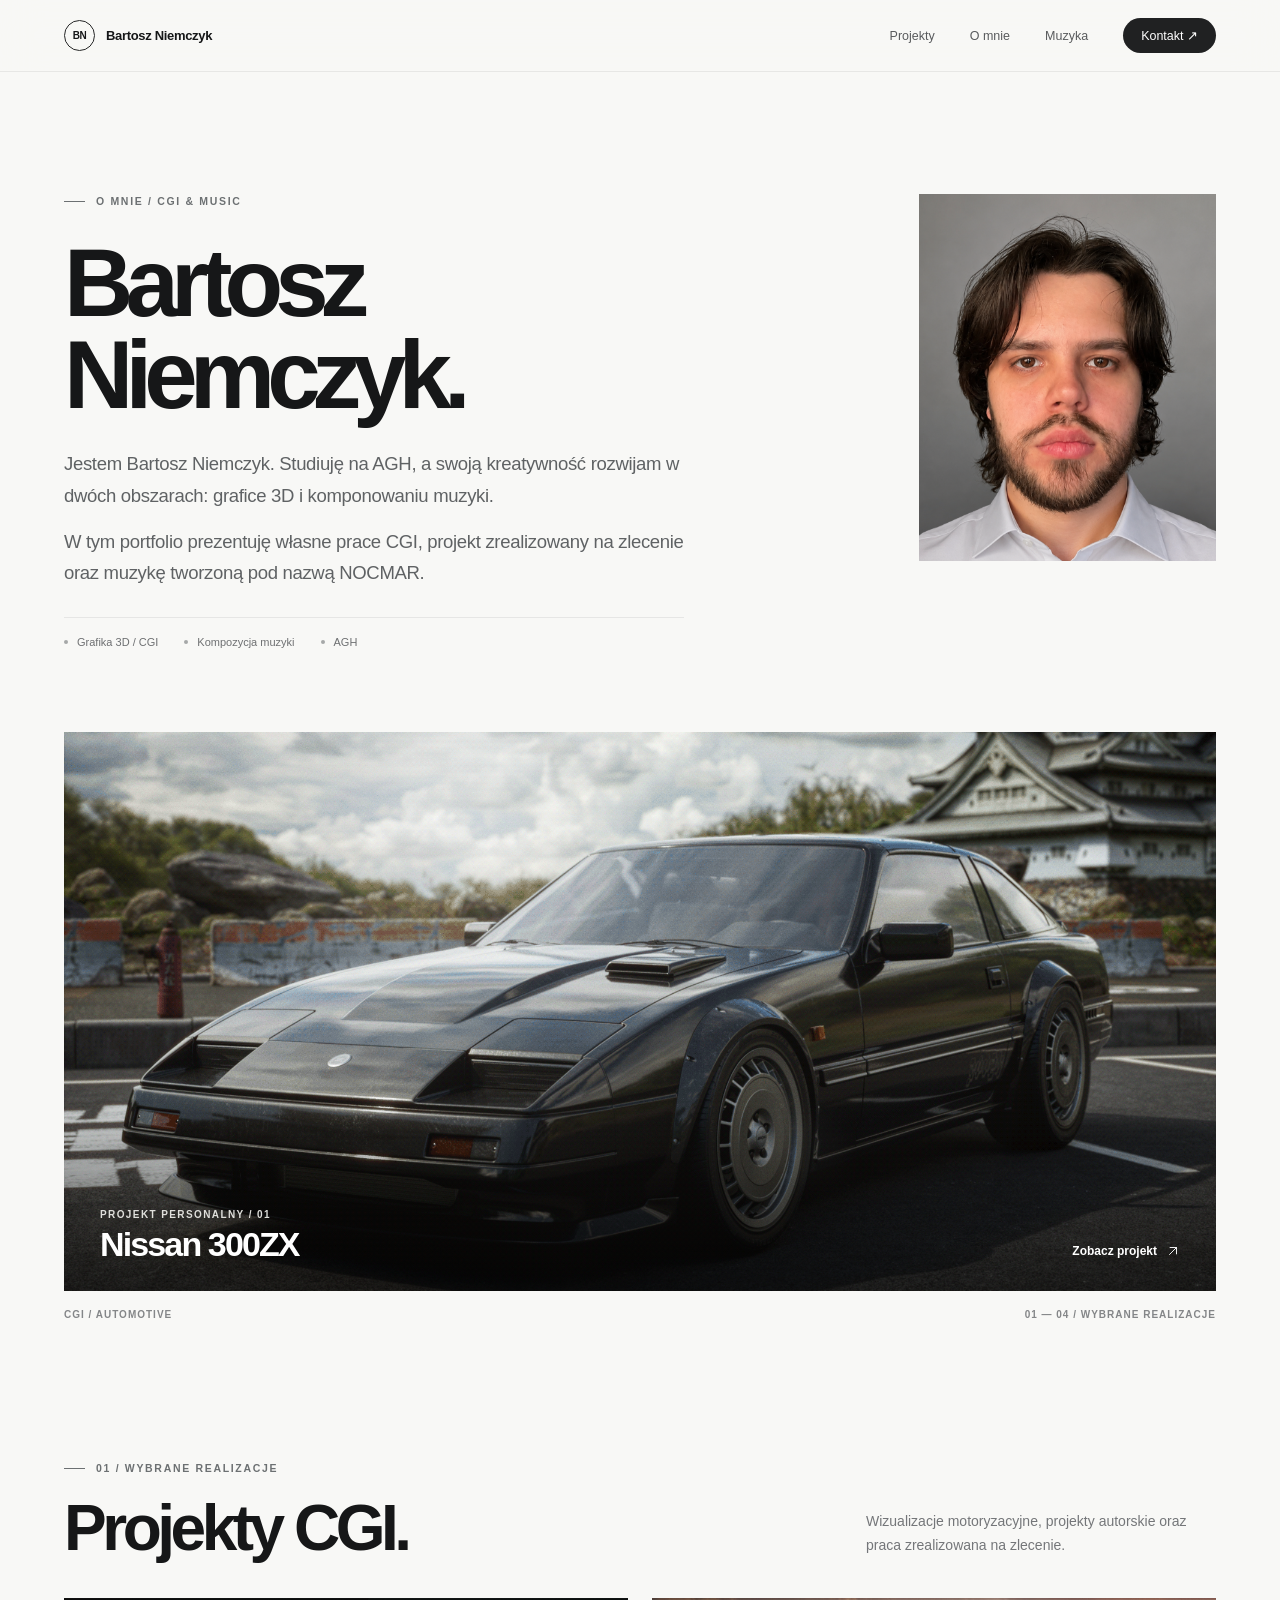
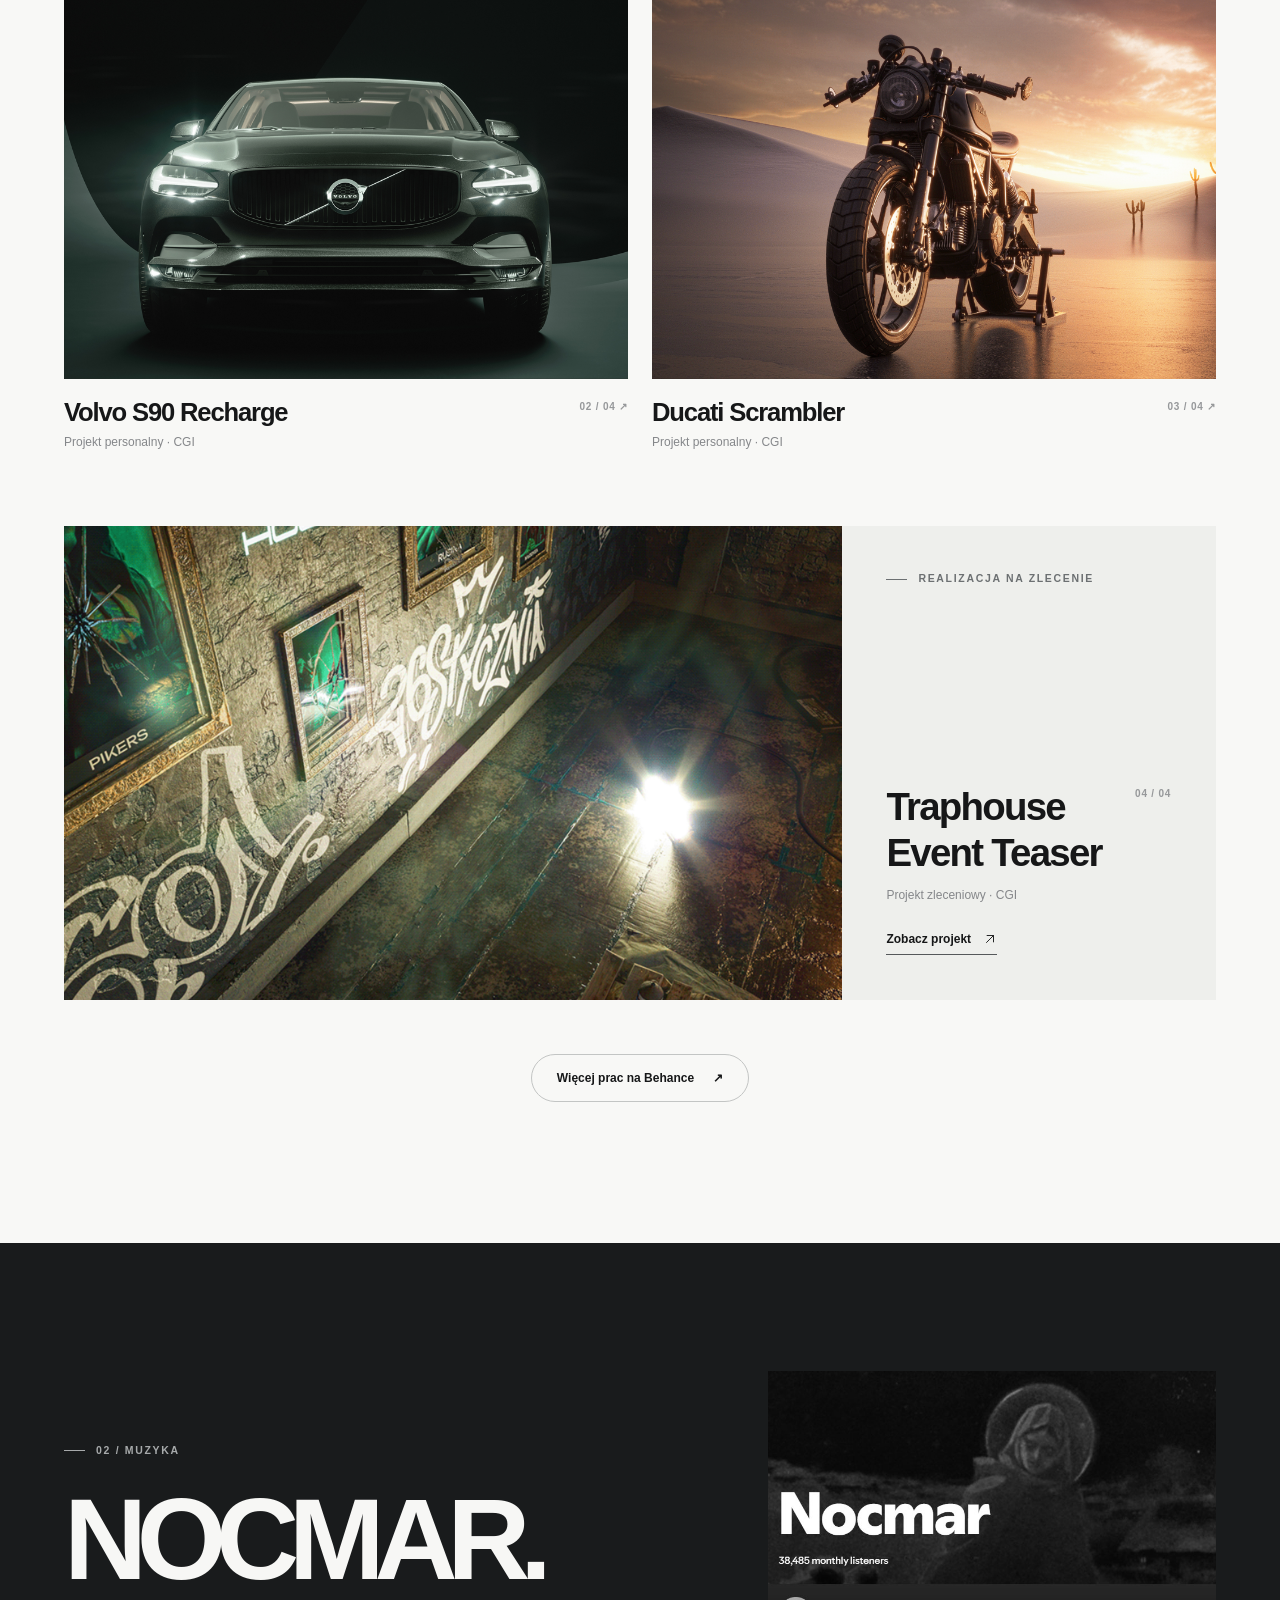
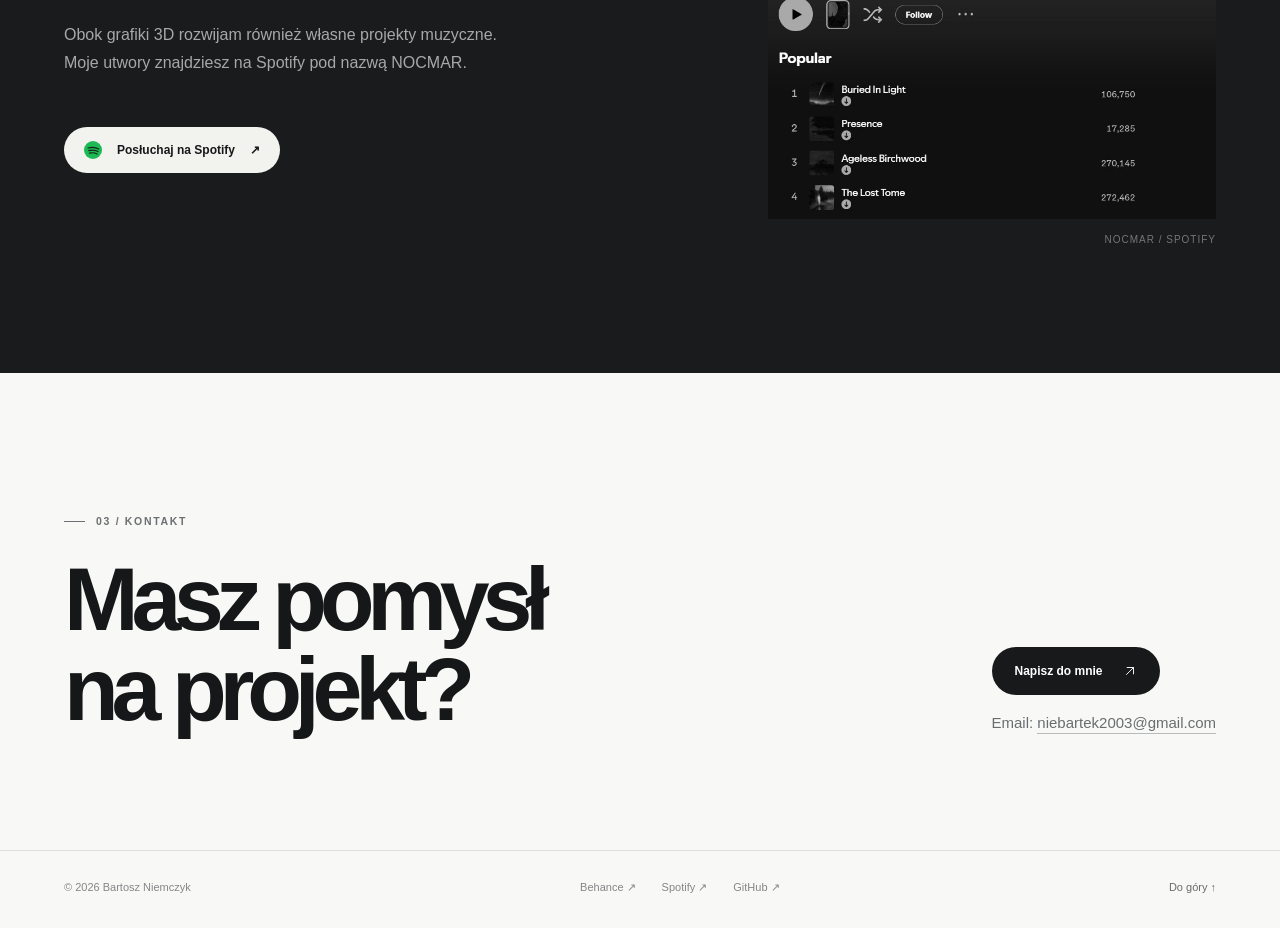
<file: index.html>
<!doctype html>
<html lang="pl">
<head>
  <meta charset="utf-8">
  <meta name="viewport" content="width=device-width, initial-scale=1">
  <meta name="theme-color" content="#f8f8f6">
  <meta name="color-scheme" content="light">
  <meta name="description" content="Bartosz Niemczyk — portfolio CGI, wizualizacji 3D i muzyki. Projekty Nissan 300ZX, Volvo S90 Recharge, Ducati Scrambler, Traphouse Event Teaser oraz NOCMAR.">
  <meta property="og:type" content="website">
  <meta property="og:title" content="Bartosz Niemczyk — CGI & Music">
  <meta property="og:description" content="Wybrane prace CGI, wizualizacje 3D i muzyka Bartosza Niemczyka.">
  <meta property="og:image" content="https://niebartek1.github.io/portfolio/images/thumbs/01.jpg">
  <meta property="og:url" content="https://niebartek1.github.io/portfolio/">
  <title>Bartosz Niemczyk — CGI & Music</title>
  <link rel="icon" href="https://niebartek1.github.io/portfolio/images/favicon.ico" sizes="any">
  <link rel="preconnect" href="https://niebartek1.github.io" crossorigin>
  <style>
    :root {
      color-scheme: light;
      --bg: #f8f8f6;
      --paper: #ffffff;
      --ink: #161718;
      --muted: #77797b;
      --line: #dedfdf;
      --soft-line: #e9e9e8;
      --dark: #161819;
      --content: 1296px;
      --gutter: clamp(22px, 5vw, 76px);
      --font: -apple-system, BlinkMacSystemFont, "SF Pro Display", "SF Pro Text", "Helvetica Neue", Helvetica, Arial, sans-serif;
    }
    *, *::before, *::after { box-sizing: border-box; }
    html { scroll-behavior: smooth; scroll-padding-top: 100px; }
    body { margin: 0; background: var(--bg); color: var(--ink); font-family: var(--font); -webkit-font-smoothing: antialiased; text-rendering: optimizeLegibility; }
    img { display: block; max-width: 100%; }
    a { color: inherit; text-decoration: none; }
    a:focus-visible, button:focus-visible { outline: 3px solid #6483a2; outline-offset: 4px; }
    button { font: inherit; }
    ::selection { background: #d4dfec; color: #0e1a26; }
    .container { width: min(calc(100% - var(--gutter) * 2), var(--content)); margin-inline: auto; }
    .sr-only { position: absolute; width: 1px; height: 1px; padding: 0; margin: -1px; overflow: hidden; clip: rect(0,0,0,0); white-space: nowrap; border: 0; }
    .skip-link { position: fixed; top: 12px; left: 12px; transform: translateY(-150%); padding: 12px 16px; z-index: 1000; background: var(--ink); color: #fff; border-radius: 6px; }
    .skip-link:focus { transform: translateY(0); }
    .site-header { position: sticky; top: 0; z-index: 100; height: 72px; background: rgba(248,248,246,.91); border-bottom: 1px solid rgba(31,32,33,.075); -webkit-backdrop-filter: saturate(160%) blur(20px); backdrop-filter: saturate(160%) blur(20px); }
    .header-inner { display: flex; align-items: center; justify-content: space-between; gap: 32px; height: 100%; }
    .wordmark { display: flex; align-items: center; gap: 11px; flex: 0 0 auto; font-size: 13px; font-weight: 650; letter-spacing: -.025em; }
    .monogram { width: 31px; height: 31px; border: 1px solid #252626; display: grid; place-items: center; border-radius: 50%; font-size: 10px; letter-spacing: -.055em; font-weight: 680; }
    .navigation { display: flex; align-items: center; gap: 35px; font-size: 12.5px; font-weight: 530; }
    .navigation a:not(.nav-contact) { color: #595b5d; transition: color .2s ease; }
    .navigation a:not(.nav-contact):hover { color: #111; }
    .nav-contact { padding: 10px 18px; color: #fff; border-radius: 999px; background: #202122; transition: background .2s ease, transform .2s ease; }
    .nav-contact:hover { background: #444648; transform: translateY(-1px); }
    .menu-toggle { display: none; width: 42px; height: 42px; padding: 0; border: 0; background: transparent; cursor: pointer; }
    .menu-toggle span { display: block; width: 21px; height: 1.5px; margin: 5px auto; background: var(--ink); transition: transform .2s ease; }

    /* Introduction */
    .hero { padding-top: clamp(76px, 9.5vw, 148px); }
    .hero-intro { display: grid; grid-template-columns: minmax(0, 1.42fr) minmax(220px, .54fr); grid-template-rows: auto 1fr; column-gap: clamp(28px, 5.8vw, 84px); align-items: start; }
    .hero-identity { grid-column: 1; grid-row: 1; }
    .hero-photo { grid-column: 2; grid-row: 1 / span 2; margin: 0; min-width: 0; width: 100%; max-width: 360px; justify-self: end; overflow: hidden; position: relative; background: #d6d6d2; aspect-ratio: 4 / 4.95; }
    .hero-photo img { display: block; width: 100%; height: 100%; object-fit: cover; object-position: center 26%; }
    .hero-photo figcaption { position: absolute; left: 17px; bottom: 15px; z-index: 2; color: #fff; text-shadow: 0 1px 10px rgba(0,0,0,.35); font-size: 10px; font-weight: 600; letter-spacing: .11em; text-transform: uppercase; }
    .hero-photo:has(img:not([src])) figcaption { color: #222; text-shadow: none; }
    .eyebrow { margin: 0; color: #6c7072; font-size: 10.5px; font-weight: 650; letter-spacing: .16em; line-height: 1.5; text-transform: uppercase; }
    .eyebrow::before { content: ""; display: inline-block; width: 21px; height: 1px; margin-right: 11px; vertical-align: middle; background: currentColor; }
    h1,h2,h3,p { margin-top: 0; }
    h1 { margin: 28px 0 0; font-size: clamp(62px, 7.5vw, 116px); font-weight: 580; line-height: .95; letter-spacing: -.082em; }
    h1 span { display: block; }
    .hero-aside { grid-column: 1; grid-row: 2; align-self: start; max-width: 620px; padding: 28px 0 0; }
    .hero-aside p { margin: 0 0 14px; color: #5f6264; font-size: clamp(16px, 1.45vw, 19px); line-height: 1.72; letter-spacing: -.018em; }
    .text-link { display: inline-flex; align-items: center; gap: 12px; border-bottom: 1px solid #56595b; padding-bottom: 8px; font-size: 12px; font-weight: 650; transition: gap .2s ease, border-color .2s ease; }
    .text-link:hover { gap: 18px; border-color: #000; }
    .arrow-icon { width: 14px; height: 14px; flex: none; }
    .hero-stage { margin: clamp(56px, 6.5vw, 88px) 0 0; }
    .hero-stage a { position: relative; display: block; overflow: hidden; background: #1c2020; aspect-ratio: 2.06 / 1; isolation: isolate; }
    .hero-stage img { width: 100%; height: 100%; object-fit: cover; object-position: 50% 62%; transition: transform .75s cubic-bezier(.2,.7,.2,1); }
    .hero-stage a:hover img { transform: scale(1.028); }
    .visual-shade { position: absolute; inset: 0; pointer-events: none; background: linear-gradient(180deg, transparent 62%, rgba(0,0,0,.64) 100%); }
    .stage-details { position: absolute; inset: auto 36px 30px; display: flex; align-items: end; justify-content: space-between; gap: 20px; color: white; }
    .stage-index { display: block; margin-bottom: 7px; color: #dfdfdb; font-size: 10px; font-weight: 650; letter-spacing: .14em; text-transform: uppercase; }
    .stage-details strong { display: block; font-size: clamp(22px, 2.8vw, 34px); font-weight: 570; letter-spacing: -.055em; line-height: 1; }
    .stage-view { display: inline-flex; gap: 9px; align-items: center; padding-bottom: 3px; font-size: 12px; font-weight: 600; }
    .stage-view svg { transition: transform .2s ease; }
    .hero-stage a:hover .stage-view svg { transform: translate(3px,-3px); }
    .hero-caption { display: flex; align-items: center; justify-content: space-between; color: #848688; font-size: 10px; font-weight: 550; letter-spacing: .1em; text-transform: uppercase; padding-top: 18px; }

    /* Work */
    .section { padding-block: clamp(102px, 11vw, 170px); }
    .section-heading { display: flex; justify-content: space-between; align-items: end; gap: 28px; margin-bottom: 38px; }
    .section-heading h2 { margin: 20px 0 0; font-size: clamp(40px, 5vw, 72px); line-height: 1; font-weight: 580; letter-spacing: -.07em; }
    .section-heading .section-aside { margin-bottom: 3px; max-width: 350px; font-size: 14px; color: #747679; line-height: 1.7; }
    .work-grid { display: grid; grid-template-columns: repeat(2,minmax(0,1fr)); column-gap: 24px; row-gap: 57px; }
    .work-card { min-width: 0; }
    .work-image { display: block; overflow: hidden; background: #e4e4e2; aspect-ratio: 1.48; }
    .work-image img { width: 100%; height: 100%; object-fit: cover; transition: transform .7s cubic-bezier(.2,.7,.2,1); }
    .work-card a:hover .work-image img { transform: scale(1.035); }
    .work-meta { display: flex; justify-content: space-between; gap: 20px; padding-top: 18px; }
    .work-name { margin: 0; font-weight: 600; font-size: clamp(20px, 2vw, 27px); line-height: 1.2; letter-spacing: -.045em; }
    .work-type { display: block; margin-top: 7px; color: #85878a; font-size: 12px; }
    .work-number { padding-top: 4px; flex: none; color: #96989a; font-size: 10px; font-weight: 650; letter-spacing: .08em; }
    .work-wide { display: grid; grid-template-columns: 1.35fr .65fr; align-items: stretch; grid-column: 1/-1; margin-top: 20px; background: #eeefec; }
    .work-wide .work-image { aspect-ratio: 1.64; height: 100%; }
    .work-wide .work-description { display: flex; flex-direction: column; justify-content: space-between; padding: clamp(25px,3.5vw,50px); }
    .work-wide .work-meta { padding: 0; }
    .work-wide .work-name { font-size: clamp(24px,3vw,44px); }
    .work-wide .work-type { margin-top: 12px; }
    .work-wide .wide-link { margin-top: 30px; }
    .more-work { display: flex; justify-content: center; margin-top: 54px; }
    .outline-button { display: inline-flex; justify-content: center; align-items: center; gap: 19px; padding: 16px 22px; min-width: 218px; border: 1px solid #c3c5c4; border-radius: 999px; font-size: 12px; font-weight: 600; transition: background .2s ease,border-color .2s ease; }
    .outline-button:hover { background: #efefed; border-color: #777; }

    /* About */
    .about-section { border-block: 1px solid var(--soft-line); background: #fff; padding: clamp(76px, 8vw, 120px) 0; }
    .about-grid { display: grid; grid-template-columns: minmax(180px, .54fr) minmax(0, 1fr); gap: clamp(40px, 9vw, 130px); align-items: start; }
    .about-label { padding-top: 12px; }
    .about-label .eyebrow { white-space: nowrap; }
    .about-copy h2 { max-width: 740px; margin: 0 0 30px; font-size: clamp(37px,4.45vw,67px); font-weight: 560; letter-spacing: -.068em; line-height: 1.07; }
    .about-copy p:not(.eyebrow) { max-width: 550px; font-size: 16px; line-height: 1.85; letter-spacing: -.01em; color: #656769; }
    .about-facts { display: flex; flex-wrap: wrap; gap: 14px 26px; margin-top: 28px; padding-top: 18px; border-top: 1px solid #e6e6e5; color: #6d6f71; font-size: 11px; }
    .about-facts span { display: inline-flex; gap: 9px; align-items: center; }
    .fact-dot { width: 4px; height: 4px; background: #a6a8a8; border-radius: 50%; }

    /* Music */
    .music-section { color: #f7f7f5; background: #191b1c; padding-block: clamp(90px,10vw,150px); }
    .music-grid { display: grid; grid-template-columns: minmax(0,1fr) minmax(250px,.76fr); align-items: center; gap: clamp(50px,9vw,160px); }
    .music-section .eyebrow { color: #a7aaab; }
    .music-copy h2 { margin: 28px 0; font-size: clamp(70px,9vw,145px); font-weight: 560; letter-spacing: -.09em; line-height: .93; }
    .music-copy p:not(.eyebrow) { max-width: 440px; color: #a6a9aa; font-size: 16px; line-height: 1.75; }
    .music-link { display: inline-flex; align-items: center; gap: 15px; margin-top: 34px; padding: 14px 20px; border-radius: 999px; color: #171819; background: #f2f3ef; font-size: 12px; font-weight: 650; transition: background .2s ease,transform .2s ease; }
    .music-link:hover { background: #dcded8; transform: translateY(-2px); }
    .spotify-mark { width: 18px; height: 18px; }
    .music-art { display: block; width: min(100%,470px); justify-self: end; aspect-ratio: 1; background: #272829; overflow: hidden; }
    .music-art img { width: 100%; height: 100%; object-fit: cover; object-position: center; filter: grayscale(100%); transition: filter .5s ease,transform .7s ease; }
    .music-art:hover img { filter: grayscale(30%); transform: scale(1.02); }
    .music-credit { display: block; margin-top: 15px; text-align: right; color: #747778; font-size: 10px; text-transform: uppercase; letter-spacing: .1em; }

    /* Contact / footer */
    .contact-section { padding-block: clamp(100px,11vw,170px) clamp(90px,9vw,140px); }
    .contact-top { display: flex; align-items: end; justify-content: space-between; gap: 40px; }
    .contact-actions { display: flex; flex-direction: column; align-items: flex-start; gap: 16px; }
    .contact-mail { color: #6a6d70; font-size: 15px; line-height: 1.6; }
    .contact-mail a { border-bottom: 1px solid #b8bbbd; padding-bottom: 2px; }
    .contact-mail a:hover { color: #111; border-color: #111; }
    .contact-section h2 { margin: 26px 0 0; font-size: clamp(49px,7vw,103px); font-weight: 570; line-height: 1; letter-spacing: -.08em; }
    .contact-button { display: inline-flex; align-items: center; justify-content: center; gap: 20px; flex: none; margin-bottom: 0; padding: 17px 23px; border-radius: 999px; background: #17191a; color: white; font-size: 12px; font-weight: 610; transition: transform .2s ease,background .2s ease; }
    .contact-button:hover { transform: translateY(-2px); background: #404345; }
    .site-footer { border-top: 1px solid #dddedd; }
    .footer-inner { padding-block: 30px 34px; display: flex; justify-content: space-between; align-items: center; gap: 30px; color: #848688; font-size: 11px; }
    .footer-links { display: flex; gap: 26px; }
    .footer-links a:hover { color: #161718; }
    .back-to-top { color: #696b6d; }
    .back-to-top:hover { color: #161718; }

    @media (max-width: 950px) {
      .hero-intro { grid-template-columns: minmax(0, 1.3fr) minmax(200px, .62fr); column-gap: 24px; }
      h1 { font-size: clamp(55px, 7.5vw, 84px); }
      .hero-photo { max-width: 300px; }
      .hero-aside { padding: 24px 0 0; }
      .hero-aside p { margin-bottom: 18px; }
      .section-heading { align-items: start; }
      .section-heading .section-aside { max-width: 285px; }
      .about-grid { gap: 50px; }
      .music-grid { gap: 48px; }
    }
    @media (max-width: 680px) {
      .site-header { height: 64px; }
      .wordmark { font-size: 12px; }
      .menu-toggle { display: block; }
      .navigation { position: absolute; top: 64px; left: 0; right: 0; display: flex; flex-direction: column; align-items: stretch; gap: 0; padding: 12px var(--gutter) 24px; border-bottom: 1px solid #dedfdd; background: rgba(248,248,246,.98); box-shadow: 0 22px 25px -22px rgba(0,0,0,.16); visibility: hidden; opacity: 0; transform: translateY(-7px); pointer-events: none; transition: opacity .18s ease, transform .18s ease, visibility .18s ease; }
      .site-header.menu-open .navigation { visibility: visible; opacity: 1; transform: translateY(0); pointer-events: auto; }
      .navigation a:not(.nav-contact) { display: block; padding: 15px 2px; border-bottom: 1px solid #e5e5e4; font-size: 14px; }
      .nav-contact { display: block; text-align: center; margin-top: 17px; padding: 13px; }
      .site-header.menu-open .menu-toggle span:first-child { transform: translateY(3.25px) rotate(45deg); }
      .site-header.menu-open .menu-toggle span:last-child { transform: translateY(-3.25px) rotate(-45deg); }
      .hero { padding-top: 64px; }
      .hero-intro { grid-template-columns: 1fr; grid-template-rows: auto auto auto; gap: 0; }
      .hero-identity { grid-column: 1; grid-row: 1; }
      h1 { margin-top: 22px; font-size: clamp(56px, 12.3vw, 82px); }
      .hero-photo { grid-column: 1; grid-row: 2; width: min(72vw, 320px); max-width: 320px; aspect-ratio: 1 / 1.12; margin-top: 28px; justify-self: start; }
      .hero-photo img { object-position: center 24%; }
      .hero-aside { grid-column: 1; grid-row: 3; max-width: 450px; padding: 24px 0 0; }
      .hero-aside p { font-size: 16px; }
      .hero-stage { margin-top: 65px; }
      .hero-stage a { aspect-ratio: 1 / 1.08; }
      .hero-stage img { object-position: 53% 62%; }
      .stage-details { inset: auto 19px 19px; }
      .stage-details strong { font-size: 23px; }
      .stage-view { font-size: 0; gap: 0; }
      .stage-view .arrow-icon { width: 20px; height: 20px; }
      .hero-caption { padding-top: 12px; font-size: 9px; }
      .section { padding-block: 94px; }
      .section-heading { display: block; margin-bottom: 32px; }
      .section-heading h2 { margin-top: 16px; font-size: 45px; }
      .section-heading .section-aside { margin: 16px 0 0; max-width: 340px; }
      .work-grid { grid-template-columns: 1fr; gap: 42px; }
      .work-image { aspect-ratio: 1.45; }
      .work-name { font-size: 22px; }
      .work-wide { display: block; grid-column: auto; margin-top: 0; }
      .work-wide .work-image { height: auto; aspect-ratio: 1.45; }
      .work-wide .work-description { padding: 24px; min-height: 190px; }
      .work-wide .work-name { font-size: 27px; }
      .more-work { margin-top: 42px; }
      .about-section { padding-block: 84px; }
      .about-grid { grid-template-columns: 1fr; gap: 28px; }
      .about-label { padding-top: 0; }
      .about-copy h2 { font-size: 43px; }
      .about-copy p:not(.eyebrow) { font-size: 15px; }
      .about-facts { margin-top: 32px; }
      .music-section { padding-block: 86px; }
      .music-grid { grid-template-columns: 1fr; gap: 48px; }
      .music-copy h2 { font-size: clamp(74px,16vw,110px); }
      .music-art { justify-self: start; width: min(100%,440px); }
      .music-credit { text-align: left; }
      .contact-section { padding-block: 94px 96px; }
      .contact-top { display: block; }
      .contact-actions { margin-top: 0; }
      .contact-mail { font-size: 14px; }
      .contact-section h2 { margin-bottom: 34px; font-size: clamp(54px,12vw,80px); }
      .contact-button { margin: 0; }
      .footer-inner { align-items: start; flex-direction: column; gap: 19px; }
      .footer-links { gap: 20px; }
    }
    @media (max-width: 370px) {
      h1 { font-size: 53px; }
      .hero-caption span:last-child { display: none; }
    }
    @media (prefers-reduced-motion: reduce) {
      html { scroll-behavior: auto; }
      *, *::before, *::after { transition-duration: .01ms !important; animation-duration: .01ms !important; }
    }
  </style>
</head>
<body>
  <div id="top" aria-hidden="true"></div>
  <a class="skip-link" href="#main">Przejdź do treści</a>
  <header class="site-header">
    <div class="header-inner container">
      <a class="wordmark" href="#top" aria-label="Bartosz Niemczyk — początek strony">
        <span class="monogram" aria-hidden="true">BN</span>
        <span>Bartosz Niemczyk</span>
      </a>
      <button class="menu-toggle" type="button" aria-controls="navigation" aria-expanded="false" aria-label="Otwórz menu">
        <span></span><span></span>
      </button>
      <nav class="navigation" id="navigation" aria-label="Menu główne">
        <a href="#projekty">Projekty</a>
        <a href="#omnie">O mnie</a>
        <a href="#muzyka">Muzyka</a>
        <a class="nav-contact" href="#kontakt">Kontakt <span aria-hidden="true">↗</span></a>
      </nav>
    </div>
  </header>

  <main id="main">
    <section class="hero container" id="omnie" aria-labelledby="hero-title">
      <div class="hero-intro">
        <div class="hero-identity">
          <p class="eyebrow">O mnie / CGI &amp; Music</p>
          <h1 id="hero-title"><span>Bartosz</span><span>Niemczyk.</span></h1>
        </div>
        <figure class="hero-photo">
          <img src="https://niebartek1.github.io/portfolio/images/cv2.png" alt="Portret Bartosza Niemczyka" width="760" height="1000" fetchpriority="high" decoding="async">
        </figure>
        <div class="hero-aside">
          <p>Jestem Bartosz Niemczyk. Studiuję na AGH, a swoją kreatywność rozwijam w dwóch obszarach: grafice 3D i komponowaniu muzyki.</p>
          <p>W tym portfolio prezentuję własne prace CGI, projekt zrealizowany na zlecenie oraz muzykę tworzoną pod nazwą NOCMAR.</p>
          <div class="about-facts"><span><span class="fact-dot" aria-hidden="true"></span>Grafika 3D / CGI</span><span><span class="fact-dot" aria-hidden="true"></span>Kompozycja muzyki</span><span><span class="fact-dot" aria-hidden="true"></span>AGH</span></div>
        </div>
      </div>
      <figure class="hero-stage">
        <a href="https://www.behance.net/gallery/176409725/Nissan-300zx-(CGI)" target="_blank" rel="noopener noreferrer" aria-label="Zobacz projekt Nissan 300ZX na Behance (otwiera nową kartę)">
          <img src="https://niebartek1.github.io/portfolio/images/thumbs/01.jpg" alt="Wizualizacja CGI czarnego Nissana 300ZX w miejskim otoczeniu" width="1000" height="667" fetchpriority="high" decoding="async">
          <span class="visual-shade" aria-hidden="true"></span>
          <span class="stage-details">
            <span><span class="stage-index">Projekt personalny / 01</span><strong>Nissan 300ZX</strong></span>
            <span class="stage-view">Zobacz projekt <svg class="arrow-icon" viewBox="0 0 24 24" aria-hidden="true" fill="none" stroke="currentColor" stroke-width="1.6" stroke-linecap="round" stroke-linejoin="round"><path d="M6 18 18 6M7 6h11v11"/></svg></span>
          </span>
        </a>
        <figcaption class="hero-caption"><span>CGI / Automotive</span><span>01 — 04 / Wybrane realizacje</span></figcaption>
      </figure>
    </section>

    <section class="section container" id="projekty" aria-labelledby="projects-title">
      <div class="section-heading">
        <div>
          <p class="eyebrow">01 / Wybrane realizacje</p>
          <h2 id="projects-title">Projekty CGI.</h2>
        </div>
        <p class="section-aside">Wizualizacje motoryzacyjne, projekty autorskie oraz praca zrealizowana na zlecenie.</p>
      </div>

      <div class="work-grid">
        <article class="work-card">
          <a href="https://www.behance.net/gallery/152420833/Volvo-S90-Recharge-(CGI)" target="_blank" rel="noopener noreferrer" aria-label="Volvo S90 Recharge — otwórz projekt na Behance">
            <span class="work-image"><img src="https://niebartek1.github.io/portfolio/images/thumbs/02.jpg" alt="Ciemne Volvo S90 Recharge, wizualizacja CGI z widokiem od przodu" width="1000" height="667" loading="lazy" decoding="async"></span>
            <span class="work-meta"><span><span class="work-name" role="heading" aria-level="3">Volvo S90 Recharge</span><span class="work-type">Projekt personalny · CGI</span></span><span class="work-number">02 / 04 ↗</span></span>
          </a>
        </article>
        <article class="work-card">
          <a href="https://www.behance.net/gallery/175457069/Ducati-Scrambler-(CGI)" target="_blank" rel="noopener noreferrer" aria-label="Ducati Scrambler — otwórz projekt na Behance">
            <span class="work-image"><img src="https://niebartek1.github.io/portfolio/images/thumbs/03.jpg" alt="Motocykl Ducati Scrambler na tle ciepłego pustynnego krajobrazu, render CGI" width="1000" height="667" loading="lazy" decoding="async"></span>
            <span class="work-meta"><span><span class="work-name" role="heading" aria-level="3">Ducati Scrambler</span><span class="work-type">Projekt personalny · CGI</span></span><span class="work-number">03 / 04 ↗</span></span>
          </a>
        </article>
        <article class="work-card work-wide">
          <a href="https://www.behance.net/gallery/165591593/Traphouse-Event-Teaser-(CGI)" target="_blank" rel="noopener noreferrer" class="work-image" aria-label="Traphouse Event Teaser — otwórz projekt na Behance">
            <img src="https://niebartek1.github.io/portfolio/images/thumbs/04.jpg" alt="Kadr z CGI Traphouse Event Teaser przedstawiający wnętrze z plakatami i graffiti" width="1000" height="667" loading="lazy" decoding="async">
          </a>
          <div class="work-description">
            <p class="eyebrow">Realizacja na zlecenie</p>
            <div>
              <div class="work-meta"><div><h3 class="work-name">Traphouse<br>Event Teaser</h3><span class="work-type">Projekt zleceniowy · CGI</span></div><span class="work-number">04 / 04</span></div>
              <a href="https://www.behance.net/gallery/165591593/Traphouse-Event-Teaser-(CGI)" class="text-link wide-link" target="_blank" rel="noopener noreferrer">Zobacz projekt
                <svg class="arrow-icon" viewBox="0 0 24 24" aria-hidden="true" fill="none" stroke="currentColor" stroke-width="1.6" stroke-linecap="round" stroke-linejoin="round"><path d="M6 18 18 6M7 6h11v11"/></svg>
              </a>
            </div>
          </div>
        </article>
      </div>
      <div class="more-work"><a class="outline-button" href="https://www.behance.net/bartoszniemczyk" target="_blank" rel="noopener noreferrer">Więcej prac na Behance <span aria-hidden="true">↗</span></a></div>
    </section>


    <section class="music-section" id="muzyka" aria-labelledby="music-title">
      <div class="music-grid container">
        <div class="music-copy">
          <p class="eyebrow">02 / Muzyka</p>
          <h2 id="music-title">NOCMAR.</h2>
          <p>Obok grafiki 3D rozwijam również własne projekty muzyczne. Moje utwory znajdziesz na Spotify pod nazwą NOCMAR.</p>
          <a class="music-link" href="https://open.spotify.com/artist/4rnsFcRvo1aa1k4gIyUKtD?si=FUJLoFWuQAuDpRDYm5eV9Q" target="_blank" rel="noopener noreferrer">
            <svg class="spotify-mark" viewBox="0 0 24 24" aria-hidden="true"><circle cx="12" cy="12" r="12" fill="#1db954"/><path d="M5.5 9.3c4.9-1.5 10.5-.8 14.2 1.4M6.4 12.8c4.2-1.2 9-.6 12.2 1.2m-11.3 2.2c3.6-.9 7.5-.4 10.1 1.1" fill="none" stroke="#132218" stroke-linecap="round" stroke-width="1.6"/></svg>
            Posłuchaj na Spotify <span aria-hidden="true">↗</span>
          </a>
        </div>
        <div>
          <a class="music-art" href="https://open.spotify.com/artist/4rnsFcRvo1aa1k4gIyUKtD?si=FUJLoFWuQAuDpRDYm5eV9Q" target="_blank" rel="noopener noreferrer" aria-label="NOCMAR — profil na Spotify">
            <img src="https://niebartek1.github.io/portfolio/images/thumbs/07.jpg" alt="Oryginalna grafika prezentująca profil artysty NOCMAR na Spotify" width="799" height="799" loading="lazy" decoding="async">
          </a>
          <span class="music-credit">NOCMAR / Spotify</span>
        </div>
      </div>
    </section>

    <section class="contact-section container" id="kontakt" aria-labelledby="contact-title">
      <p class="eyebrow">03 / Kontakt</p>
      <div class="contact-top">
        <h2 id="contact-title">Masz pomysł<br>na projekt?</h2>
        <div class="contact-actions">
          <a href="mailto:niebartek2003@gmail.com" class="contact-button">Napisz do mnie
            <svg class="arrow-icon" viewBox="0 0 24 24" aria-hidden="true" fill="none" stroke="currentColor" stroke-width="1.6" stroke-linecap="round" stroke-linejoin="round"><path d="M6 18 18 6M7 6h11v11"/></svg>
          </a>
          <div class="contact-mail">Email: <a href="mailto:niebartek2003@gmail.com">niebartek2003@gmail.com</a></div>
        </div>
      </div>
    </section>
  </main>

  <footer class="site-footer">
    <div class="footer-inner container">
      <span>© <span id="current-year">2026</span> Bartosz Niemczyk</span>
      <div class="footer-links">
        <a href="https://www.behance.net/bartoszniemczyk" target="_blank" rel="noopener noreferrer">Behance ↗</a>
        <a href="https://open.spotify.com/artist/4rnsFcRvo1aa1k4gIyUKtD?si=FUJLoFWuQAuDpRDYm5eV9Q" target="_blank" rel="noopener noreferrer">Spotify ↗</a>
        <a href="https://github.com/niebartek1/portfolio" target="_blank" rel="noopener noreferrer">GitHub ↗</a>
      </div>
      <a class="back-to-top" href="#top">Do góry ↑</a>
    </div>
  </footer>
  <script>
    (() => {
      const header = document.querySelector('.site-header');
      const toggle = document.querySelector('.menu-toggle');
      const nav = document.querySelector('#navigation');
      const closeMenu = () => {
        header.classList.remove('menu-open');
        toggle.setAttribute('aria-expanded', 'false');
        toggle.setAttribute('aria-label', 'Otwórz menu');
      };
      toggle.addEventListener('click', () => {
        const next = !header.classList.contains('menu-open');
        header.classList.toggle('menu-open', next);
        toggle.setAttribute('aria-expanded', String(next));
        toggle.setAttribute('aria-label', next ? 'Zamknij menu' : 'Otwórz menu');
      });
      nav.querySelectorAll('a').forEach(link => link.addEventListener('click', closeMenu));
      document.addEventListener('keydown', e => { if (e.key === 'Escape') closeMenu(); });
      document.addEventListener('click', e => { if (!header.contains(e.target)) closeMenu(); });
      document.getElementById('current-year').textContent = new Date().getFullYear();
    })();
  </script>
</body>
</html>
</file>
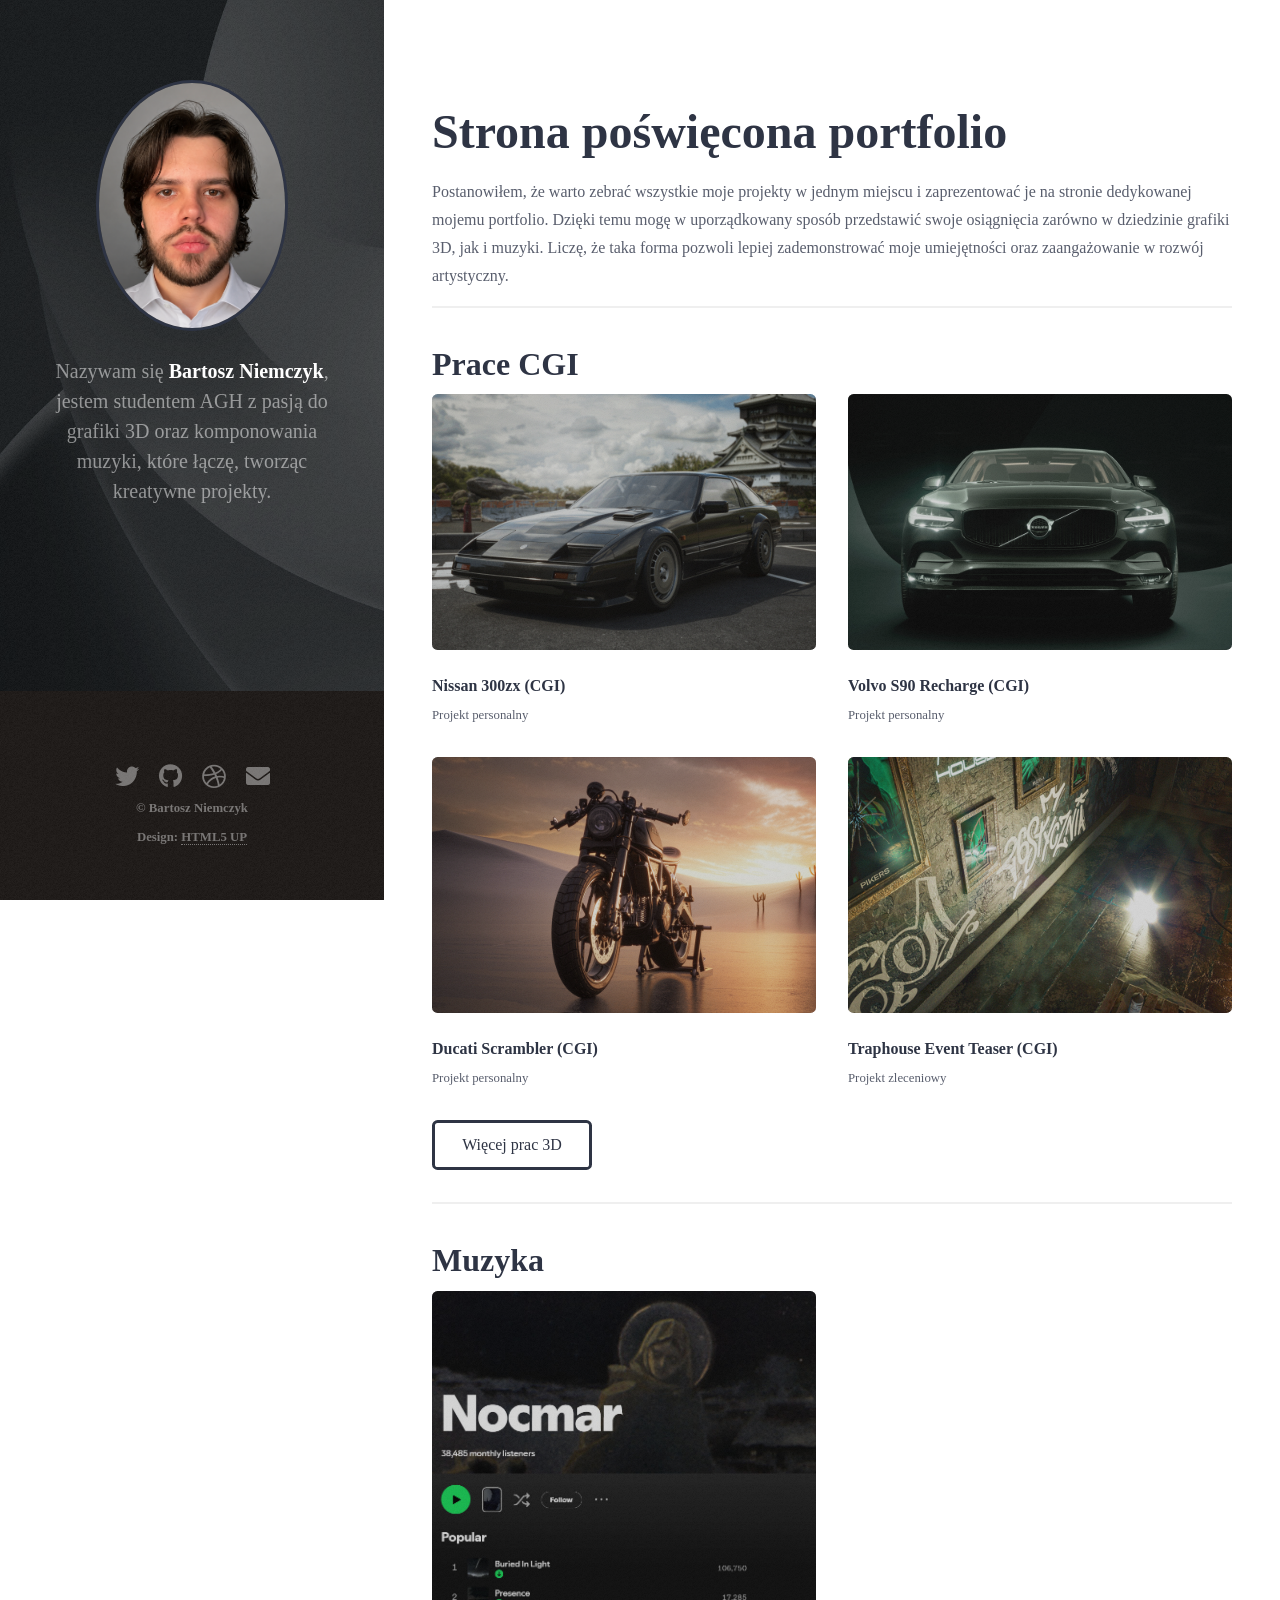
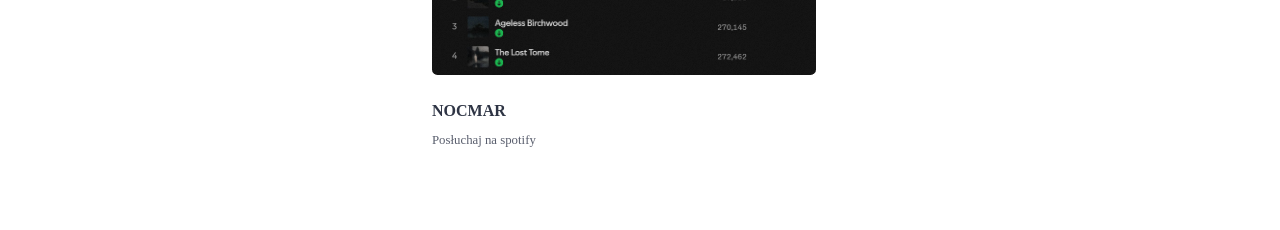
<file: index2.html>
<!DOCTYPE HTML>
<!--
	Strata by HTML5 UP
	html5up.net | @ajlkn
	Free for personal and commercial use under the CCA 3.0 license (html5up.net/license)
-->
<html>
	<head>
		<title>Portfolio</title>
		<meta charset="utf-8" />
		<meta name = "viewport" content = "width=device-width, minimum-scale=1.0, maximum-scale = 1.0, user-scalable = no">
		<link rel="stylesheet" href="assets/css/main.css" />
		<link rel="icon" type="image/x-icon" href="images/favicon.ico">

		
	</head>
	<body class="is-preload">

		<!-- Header -->
			<header id="header">
				<div class="inner">
					<a href="#" class="image avatar"><img src="images/cv2.png" alt="" /></a>
					<h1>Nazywam się <strong>Bartosz Niemczyk</strong>,<br> jestem studentem AGH z pasją do grafiki 3D oraz komponowania muzyki, które łączę, tworząc kreatywne projekty.
					</h1>
				</div>
			</header>

		<!-- Main -->
			<div id="main">

				<!-- One -->
					<section id="one">
						<header class="major">
							<h2>Strona poświęcona portfolio</h2>
						</header>
						<p>Postanowiłem, że warto zebrać wszystkie moje projekty w jednym miejscu i zaprezentować je na stronie dedykowanej mojemu portfolio. Dzięki temu mogę w uporządkowany sposób przedstawić swoje osiągnięcia zarówno w dziedzinie grafiki 3D, jak i muzyki. Liczę, że taka forma pozwoli lepiej zademonstrować moje umiejętności oraz zaangażowanie w rozwój artystyczny.</p>
						<!-- <ul class="actions">
							<li><a href="#" class="button">Learn More</a></li>
						</ul> -->
					</section>

				<!-- Two -->
					<section id="two">
						<h2>Prace CGI</h2>
						<div class="row">
							<article class="col-6 col-12-xsmall work-item">
								<a href="https://www.behance.net/gallery/176409725/Nissan-300zx-(CGI)" target="_blank" class="image fit thumb"><img src="images/thumbs/01.jpg" alt="" /></a>
								<h3>Nissan 300zx (CGI)</h3>
								<p>Projekt personalny</p>
							</article>
							<article class="col-6 col-12-xsmall work-item">
								<a href="https://www.behance.net/gallery/152420833/Volvo-S90-Recharge-(CGI)" target="_blank" class="image fit thumb"><img src="images/thumbs/02.jpg" alt="" /></a>
								<h3>Volvo S90 Recharge (CGI)</h3>
								<p>Projekt personalny</p>
							</article>
							<article class="col-6 col-12-xsmall work-item">
								<a href="https://www.behance.net/gallery/175457069/Ducati-Scrambler-(CGI)" target="_blank" class="image fit thumb" ><img src="images/thumbs/03.jpg" alt="" /></a>
								<h3>Ducati Scrambler (CGI)</h3>
								<p>Projekt personalny</p>
							</article>
							<article class="col-6 col-12-xsmall work-item">
								<a href="https://www.behance.net/gallery/165591593/Traphouse-Event-Teaser-(CGI)" target="_blank" class="image fit thumb"><img src="images/thumbs/04.jpg" alt="" /></a>
								<h3>Traphouse Event Teaser (CGI)</h3>
								<p>Projekt zleceniowy</p>
							<!-- </article>
							<article class="col-6 col-12-xsmall work-item">
								<a href="images/fulls/05.jpg" class="image fit thumb"><img src="images/thumbs/05.jpg" alt="" /></a>
								<h3>Nunc enim commodo aliquet</h3>
								<p>Lorem ipsum dolor sit amet nisl sed nullam feugiat.</p>
							</article>
							<article class="col-6 col-12-xsmall work-item">
								<a href="images/fulls/06.jpg" class="image fit thumb"><img src="images/thumbs/06.jpg" alt="" /></a>
								<h3>Risus ornare lacinia</h3>
								<p>Lorem ipsum dolor sit amet nisl sed nullam feugiat.</p>
							</article> -->
						</div>
						<ul class="actions">
							<li><a href="https://www.behance.net/bartoszniemczyk" target="_blank" class="button">Więcej prac 3D</a></li>
						</ul>
					</section>


					<section id="two"></section>
						<h2>Muzyka</h2>
						<div class="row">
							<article class="col-6 col-12-xsmall work-item">
								<a href="https://open.spotify.com/artist/4rnsFcRvo1aa1k4gIyUKtD?si=FUJLoFWuQAuDpRDYm5eV9Q" class="image fit thumb"><img src="images/thumbs/07.jpg" alt="" /></a>
								<h3>NOCMAR</h3>
								<p>Posłuchaj na spotify</p>
							</article>
						</div>
					</section>

				<!-- Three -->
					<!--TU USUNsection id="three">
						<h2>Kontakt</h2>
						
						<div class="row">
							<div class="col-8 col-12-small">
								<form method="post" action="#">
									<div class="row gtr-uniform gtr-50">
										<div class="col-6 col-12-xsmall"><input type="text" name="name" id="name" placeholder="Imię" /></div>
										<div class="col-6 col-12-xsmall"><input type="email" name="email" id="email" placeholder="Email" /></div>
										<div class="col-12"><textarea name="message" id="message" placeholder="Wiadomość" rows="4"></textarea></div>
									</div>
								</form>
								<ul class="actions">
									<li><input type="submit" value="Wyślij" /></li>
								</ul>
							</div>
							<div class="col-4 col-12-small">
								<!-- <ul class="labeled-icons">
									<li>
										<h3 class="icon solid fa-home"><span class="label">Address</span></h3>
										1234 Somewhere Rd.<br />
										Nashville, TN 00000<br />
										United States
									</li>
									<li>
										<h3 class="icon solid fa-mobile-alt"><span class="label">Phone</span></h3>
										000-000-0000
									</li>
									<li>
										<h3 class="icon solid fa-envelope"><span class="label">Email</span></h3>
										<a href="#">hello@untitled.tld</a>
									</li>
								</ul> -->
							<!--/div>
						</div>
					</section>

				<!-- Four -->
				<!--
					<section id="four">
						<h2>Elements</h2>

						<section>
							<h4>Text</h4>
							<p>This is <b>bold</b> and this is <strong>strong</strong>. This is <i>italic</i> and this is <em>emphasized</em>.
							This is <sup>superscript</sup> text and this is <sub>subscript</sub> text.
							This is <u>underlined</u> and this is code: <code>for (;;) { ... }</code>. Finally, <a href="#">this is a link</a>.</p>
							<hr />
							<header>
								<h4>Heading with a Subtitle</h4>
								<p>Lorem ipsum dolor sit amet nullam id egestas urna aliquam</p>
							</header>
							<p>Nunc lacinia ante nunc ac lobortis. Interdum adipiscing gravida odio porttitor sem non mi integer non faucibus ornare mi ut ante amet placerat aliquet. Volutpat eu sed ante lacinia sapien lorem accumsan varius montes viverra nibh in adipiscing blandit tempus accumsan.</p>
							<header>
								<h5>Heading with a Subtitle</h5>
								<p>Lorem ipsum dolor sit amet nullam id egestas urna aliquam</p>
							</header>
							<p>Nunc lacinia ante nunc ac lobortis. Interdum adipiscing gravida odio porttitor sem non mi integer non faucibus ornare mi ut ante amet placerat aliquet. Volutpat eu sed ante lacinia sapien lorem accumsan varius montes viverra nibh in adipiscing blandit tempus accumsan.</p>
							<hr />
							<h2>Heading Level 2</h2>
							<h3>Heading Level 3</h3>
							<h4>Heading Level 4</h4>
							<h5>Heading Level 5</h5>
							<h6>Heading Level 6</h6>
							<hr />
							<h5>Blockquote</h5>
							<blockquote>Fringilla nisl. Donec accumsan interdum nisi, quis tincidunt felis sagittis eget tempus euismod. Vestibulum ante ipsum primis in faucibus vestibulum. Blandit adipiscing eu felis iaculis volutpat ac adipiscing accumsan faucibus. Vestibulum ante ipsum primis in faucibus lorem ipsum dolor sit amet nullam adipiscing eu felis.</blockquote>
							<h5>Preformatted</h5>
							<pre><code>i = 0;

while (!deck.isInOrder()) {
print 'Iteration ' + i;
deck.shuffle();
i++;
}

print 'It took ' + i + ' iterations to sort the deck.';</code></pre>
						</section>

						<section>
							<h4>Lists</h4>
							<div class="row">
								<div class="col-6 col-12-xsmall">
									<h5>Unordered</h5>
									<ul>
										<li>Dolor pulvinar etiam magna etiam.</li>
										<li>Sagittis adipiscing lorem eleifend.</li>
										<li>Felis enim feugiat dolore viverra.</li>
									</ul>
									<h5>Alternate</h5>
									<ul class="alt">
										<li>Dolor pulvinar etiam magna etiam.</li>
										<li>Sagittis adipiscing lorem eleifend.</li>
										<li>Felis enim feugiat dolore viverra.</li>
									</ul>
								</div>
								<div class="col-6 col-12-xsmall">
									<h5>Ordered</h5>
									<ol>
										<li>Dolor pulvinar etiam magna etiam.</li>
										<li>Etiam vel felis at lorem sed viverra.</li>
										<li>Felis enim feugiat dolore viverra.</li>
										<li>Dolor pulvinar etiam magna etiam.</li>
										<li>Etiam vel felis at lorem sed viverra.</li>
										<li>Felis enim feugiat dolore viverra.</li>
									</ol>
									<h5>Icons</h5>
									<ul class="icons">
										<li><a href="#" class="icon brands fa-twitter"><span class="label">Twitter</span></a></li>
										<li><a href="#" class="icon brands fa-facebook-f"><span class="label">Facebook</span></a></li>
										<li><a href="#" class="icon brands fa-instagram"><span class="label">Instagram</span></a></li>
										<li><a href="#" class="icon brands fa-github"><span class="label">Github</span></a></li>
										<li><a href="#" class="icon brands fa-dribbble"><span class="label">Dribbble</span></a></li>
										<li><a href="#" class="icon brands fa-tumblr"><span class="label">Tumblr</span></a></li>
									</ul>
								</div>
							</div>
							<h5>Actions</h5>
							<ul class="actions">
								<li><a href="#" class="button primary">Default</a></li>
								<li><a href="#" class="button">Default</a></li>
							</ul>
							<ul class="actions small">
								<li><a href="#" class="button primary small">Small</a></li>
								<li><a href="#" class="button small">Small</a></li>
							</ul>
							<div class="row">
								<div class="col-6 col-12-small">
									<ul class="actions stacked">
										<li><a href="#" class="button primary">Default</a></li>
										<li><a href="#" class="button">Default</a></li>
									</ul>
								</div>
								<div class="col-6 col-12-small">
									<ul class="actions stacked">
										<li><a href="#" class="button primary small">Small</a></li>
										<li><a href="#" class="button small">Small</a></li>
									</ul>
								</div>
								<div class="col-6 col-12-small">
									<ul class="actions stacked">
										<li><a href="#" class="button primary fit">Default</a></li>
										<li><a href="#" class="button fit">Default</a></li>
									</ul>
								</div>
								<div class="col-6 col-12-small">
									<ul class="actions stacked">
										<li><a href="#" class="button primary small fit">Small</a></li>
										<li><a href="#" class="button small fit">Small</a></li>
									</ul>
								</div>
							</div>
						</section>

						<section>
							<h4>Table</h4>
							<h5>Default</h5>
							<div class="table-wrapper">
								<table>
									<thead>
										<tr>
											<th>Name</th>
											<th>Description</th>
											<th>Price</th>
										</tr>
									</thead>
									<tbody>
										<tr>
											<td>Item One</td>
											<td>Ante turpis integer aliquet porttitor.</td>
											<td>29.99</td>
										</tr>
										<tr>
											<td>Item Two</td>
											<td>Vis ac commodo adipiscing arcu aliquet.</td>
											<td>19.99</td>
										</tr>
										<tr>
											<td>Item Three</td>
											<td> Morbi faucibus arcu accumsan lorem.</td>
											<td>29.99</td>
										</tr>
										<tr>
											<td>Item Four</td>
											<td>Vitae integer tempus condimentum.</td>
											<td>19.99</td>
										</tr>
										<tr>
											<td>Item Five</td>
											<td>Ante turpis integer aliquet porttitor.</td>
											<td>29.99</td>
										</tr>
									</tbody>
									<tfoot>
										<tr>
											<td colspan="2"></td>
											<td>100.00</td>
										</tr>
									</tfoot>
								</table>
							</div>

							<h5>Alternate</h5>
							<div class="table-wrapper">
								<table class="alt">
									<thead>
										<tr>
											<th>Name</th>
											<th>Description</th>
											<th>Price</th>
										</tr>
									</thead>
									<tbody>
										<tr>
											<td>Item One</td>
											<td>Ante turpis integer aliquet porttitor.</td>
											<td>29.99</td>
										</tr>
										<tr>
											<td>Item Two</td>
											<td>Vis ac commodo adipiscing arcu aliquet.</td>
											<td>19.99</td>
										</tr>
										<tr>
											<td>Item Three</td>
											<td> Morbi faucibus arcu accumsan lorem.</td>
											<td>29.99</td>
										</tr>
										<tr>
											<td>Item Four</td>
											<td>Vitae integer tempus condimentum.</td>
											<td>19.99</td>
										</tr>
										<tr>
											<td>Item Five</td>
											<td>Ante turpis integer aliquet porttitor.</td>
											<td>29.99</td>
										</tr>
									</tbody>
									<tfoot>
										<tr>
											<td colspan="2"></td>
											<td>100.00</td>
										</tr>
									</tfoot>
								</table>
							</div>
						</section>

						<section>
							<h4>Buttons</h4>
							<ul class="actions">
								<li><a href="#" class="button primary">Primary</a></li>
								<li><a href="#" class="button">Default</a></li>
							</ul>
							<ul class="actions">
								<li><a href="#" class="button large">Large</a></li>
								<li><a href="#" class="button">Default</a></li>
								<li><a href="#" class="button small">Small</a></li>
							</ul>
							<ul class="actions fit">
								<li><a href="#" class="button primary fit">Fit</a></li>
								<li><a href="#" class="button fit">Fit</a></li>
							</ul>
							<ul class="actions fit small">
								<li><a href="#" class="button primary fit small">Fit + Small</a></li>
								<li><a href="#" class="button fit small">Fit + Small</a></li>
							</ul>
							<ul class="actions">
								<li><a href="#" class="button primary icon solid fa-download">Icon</a></li>
								<li><a href="#" class="button icon solid fa-download">Icon</a></li>
							</ul>
							<ul class="actions">
								<li><span class="button primary disabled">Primary</span></li>
								<li><span class="button disabled">Default</span></li>
							</ul>
						</section>

						<section>
							<h4>Form</h4>
							<form method="post" action="#">
								<div class="row gtr-uniform gtr-50">
									<div class="col-6 col-12-xsmall">
										<input type="text" name="demo-name" id="demo-name" value="" placeholder="Name" />
									</div>
									<div class="col-6 col-12-xsmall">
										<input type="email" name="demo-email" id="demo-email" value="" placeholder="Email" />
									</div>
									<div class="col-12">
										<select name="demo-category" id="demo-category">
											<option value="">- Category -</option>
											<option value="1">Manufacturing</option>
											<option value="1">Shipping</option>
											<option value="1">Administration</option>
											<option value="1">Human Resources</option>
										</select>
									</div>
									<div class="col-4 col-12-small">
										<input type="radio" id="demo-priority-low" name="demo-priority" checked>
										<label for="demo-priority-low">Low Priority</label>
									</div>
									<div class="col-4 col-12-small">
										<input type="radio" id="demo-priority-normal" name="demo-priority">
										<label for="demo-priority-normal">Normal Priority</label>
									</div>
									<div class="col-4 col-12-small">
										<input type="radio" id="demo-priority-high" name="demo-priority">
										<label for="demo-priority-high">High Priority</label>
									</div>
									<div class="col-6 col-12-small">
										<input type="checkbox" id="demo-copy" name="demo-copy">
										<label for="demo-copy">Email me a copy of this message</label>
									</div>
									<div class="col-6 col-12-small">
										<input type="checkbox" id="demo-human" name="demo-human" checked>
										<label for="demo-human">I am a human and not a robot</label>
									</div>
									<div class="col-12">
										<textarea name="demo-message" id="demo-message" placeholder="Enter your message" rows="6"></textarea>
									</div>
									<div class="col-12">
										<ul class="actions">
											<li><input type="submit" value="Send Message" class="primary" /></li>
											<li><input type="reset" value="Reset" /></li>
										</ul>
									</div>
								</div>
							</form>
						</section>

						<section>
							<h4>Image</h4>
							<h5>Fit</h5>
							<div class="box alt">
								<div class="row gtr-50 gtr-uniform">
									<div class="col-12"><span class="image fit"><img src="images/fulls/05.jpg" alt="" /></span></div>
									<div class="col-4"><span class="image fit"><img src="images/thumbs/01.jpg" alt="" /></span></div>
									<div class="col-4"><span class="image fit"><img src="images/thumbs/02.jpg" alt="" /></span></div>
									<div class="col-4"><span class="image fit"><img src="images/thumbs/03.jpg" alt="" /></span></div>
									<div class="col-4"><span class="image fit"><img src="images/thumbs/04.jpg" alt="" /></span></div>
									<div class="col-4"><span class="image fit"><img src="images/thumbs/05.jpg" alt="" /></span></div>
									<div class="col-4"><span class="image fit"><img src="images/thumbs/06.jpg" alt="" /></span></div>
									<div class="col-4"><span class="image fit"><img src="images/thumbs/03.jpg" alt="" /></span></div>
									<div class="col-4"><span class="image fit"><img src="images/thumbs/02.jpg" alt="" /></span></div>
									<div class="col-4"><span class="image fit"><img src="images/thumbs/01.jpg" alt="" /></span></div>
								</div>
							</div>
							<h5>Left &amp; Right</h5>
							<p><span class="image left"><img src="images/avatar.jpg" alt="" /></span>Fringilla nisl. Donec accumsan interdum nisi, quis tincidunt felis sagittis eget. tempus euismod. Vestibulum ante ipsum primis in faucibus vestibulum. Blandit adipiscing eu felis iaculis volutpat ac adipiscing accumsan eu faucibus. Integer ac pellentesque praesent tincidunt felis sagittis eget. tempus euismod. Vestibulum ante ipsum primis in faucibus vestibulum. Blandit adipiscing eu felis iaculis volutpat ac adipiscing accumsan eu faucibus. Integer ac pellentesque praesent. Donec accumsan interdum nisi, quis tincidunt felis sagittis eget. tempus euismod. Vestibulum ante ipsum primis in faucibus vestibulum. Blandit adipiscing eu felis iaculis volutpat ac adipiscing accumsan eu faucibus. Integer ac pellentesque praesent tincidunt felis sagittis eget. tempus euismod. Vestibulum ante ipsum primis in faucibus vestibulum. Blandit adipiscing eu felis iaculis volutpat ac adipiscing accumsan eu faucibus. Integer ac pellentesque praesent.</p>
							<p><span class="image right"><img src="images/avatar.jpg" alt="" /></span>Fringilla nisl. Donec accumsan interdum nisi, quis tincidunt felis sagittis eget. tempus euismod. Vestibulum ante ipsum primis in faucibus vestibulum. Blandit adipiscing eu felis iaculis volutpat ac adipiscing accumsan eu faucibus. Integer ac pellentesque praesent tincidunt felis sagittis eget. tempus euismod. Vestibulum ante ipsum primis in faucibus vestibulum. Blandit adipiscing eu felis iaculis volutpat ac adipiscing accumsan eu faucibus. Integer ac pellentesque praesent. Donec accumsan interdum nisi, quis tincidunt felis sagittis eget. tempus euismod. Vestibulum ante ipsum primis in faucibus vestibulum. Blandit adipiscing eu felis iaculis volutpat ac adipiscing accumsan eu faucibus. Integer ac pellentesque praesent tincidunt felis sagittis eget. tempus euismod. Vestibulum ante ipsum primis in faucibus vestibulum. Blandit adipiscing eu felis iaculis volutpat ac adipiscing accumsan eu faucibus. Integer ac pellentesque praesent.</p>
						</section>

					</section>
				-->

			</div>

		<!-- Footer -->
			<footer id="footer">
				<div class="inner">
					<ul class="icons">
						<li><a href="#" class="icon brands fa-twitter"><span class="label">Twitter</span></a></li>
						<li><a href="#" class="icon brands fa-github"><span class="label">Github</span></a></li>
						<li><a href="#" class="icon brands fa-dribbble"><span class="label">Dribbble</span></a></li>
						<li><a href="#" class="icon solid fa-envelope"><span class="label">Email</span></a></li>
					</ul>
					<ul class="copyright">
						<li>&copy; Bartosz Niemczyk</li><li>Design: <a href="http://html5up.net">HTML5 UP</a></li>
					</ul>
				</div>
			</footer>

		<!-- Scripts -->
			<script src="assets/js/jquery.min.js"></script>
			<script src="assets/js/jquery.poptrox.min.js"></script>
			<script src="assets/js/browser.min.js"></script>
			<script src="assets/js/breakpoints.min.js"></script>
			<script src="assets/js/util.js"></script>
			<script src="assets/js/main.js"></script>

	</body>
</html>
</file>
<file: assets/css/main.css>
@import url("fontawesome-all.min.css");
@import url("https://fonts.googleapis.com/css?family=Source+Sans+Pro:400,400italic");

/*
	Strata by HTML5 UP
	html5up.net | @ajlkn
	Free for personal and commercial use under the CCA 3.0 license (html5up.net/license)
*/

html, body, div, span, applet, object,
iframe, h1, h2, h3, h4, h5, h6, p, blockquote,
pre, a, abbr, acronym, address, big, cite,
code, del, dfn, em, img, ins, kbd, q, s, samp,
small, strike, strong, sub, sup, tt, var, b,
u, i, center, dl, dt, dd, ol, ul, li, fieldset,
form, label, legend, table, caption, tbody,
tfoot, thead, tr, th, td, article, aside,
canvas, details, embed, figure, figcaption,
footer, header, hgroup, menu, nav, output, ruby,
section, summary, time, mark, audio, video {
	margin: 0;
	padding: 0;
	border: 0;
	font-size: 100%;
	font: inherit;
	vertical-align: baseline;}

article, aside, details, figcaption, figure,
footer, header, hgroup, menu, nav, section {
	display: block;}

body {
	line-height: 1;
	
}

ol, ul {
	list-style: none;
}

blockquote, q {
	quotes: none;
}

	blockquote:before, blockquote:after, q:before, q:after {
		content: '';
		content: none;
	}

table {
	border-collapse: collapse;
	border-spacing: 0;
}

body {
	-webkit-text-size-adjust: none;
}

mark {
	background-color: transparent;
	color: inherit;
}

input::-moz-focus-inner {
	border: 0;
	padding: 0;
}

input, select, textarea {
	-moz-appearance: none;
	-webkit-appearance: none;
	-ms-appearance: none;
	appearance: none;
}

/* Basic */

	html {
		box-sizing: border-box;
	}

	*, *:before, *:after {
		box-sizing: inherit;
	}

	body {
		/* background: #fff;
		background-image: linear-gradient(#cfcfcf, rgb(255, 255, 255)) */

		background: rgb(255, 255, 255);
		/* background: linear-gradient(270deg, rgba(255,255,255,1) 0%, rgba(255,255,255,1) 20%, rgba(35,49,55,1) 100%); */
	}

		body.is-preload *, body.is-preload *:before, body.is-preload *:after {
			-moz-animation: none !important;
			-webkit-animation: none !important;
			-ms-animation: none !important;
			animation: none !important;
			-moz-transition: none !important;
			-webkit-transition: none !important;
			-ms-transition: none !important;
			transition: none !important;
		}

	body, input, select, textarea {
		color: #a2a2a2;
	
		/* font-family: "Source Sans Pro", Helvetica, sans-serif; */
		/* font-family: 'Times New Roman', Times, serif; */
		font-family: Cambria, Cochin, Georgia, Times, 'Times New Roman', serif;
		font-size: 16pt;
		font-weight: 800;
		line-height: 1.75em;
	}

	a {
		-moz-transition: color 0.2s ease-in-out, border-color 0.2s ease-in-out;
		-webkit-transition: color 0.2s ease-in-out, border-color 0.2s ease-in-out;
		-ms-transition: color 0.2s ease-in-out, border-color 0.2s ease-in-out;
		transition: color 0.2s ease-in-out, border-color 0.2s ease-in-out;
		border-bottom: dotted 1px;
		color: #49bf9d;
		text-decoration: none;
	}

		a:hover {
			border-bottom-color: transparent;
			color: #49bf9d !important;
			text-decoration: none;
		}

	strong, b {
		color: #787878;
		font-weight: 800;
	}

	em, i {
		font-style: italic;
	}

	p {
		font-weight: 400;
		color: #595e6d;
		margin: 0 0 0em 0;
	}

	h1	{
		color: #2e3444;
		font-weight: 400;
		line-height: 1em;
		margin: 0 0 0em 0;
	}
	h2, h3, h4, h5, h6 {
		/* color: #787878; */
		color: #2e3444;
		font-weight: 600;
		line-height: 1em;
		margin: 0 0 0.2em 0;
	}

		h1 a, h2 a, h3 a, h4 a, h5 a, h6 a {
			color: inherit;
			text-decoration: none;
		}

	h1 {
		font-size: 2em;
		line-height: 1.5em;
	}

	h2 {
		font-size: 2em;
		line-height: 1.5em;
	}

	h3 {
		font-size: 1.25em;
		line-height: 1.5em;
	}

	h4 {
		font-size: 1.1em;
		line-height: 1.5em;
	}

	h5 {
		font-size: 0.9em;
		line-height: 1.5em;
	}

	h6 {
		font-size: 0.7em;
		line-height: 1.5em;
	}

	sub {
		font-size: 0.8em;
		position: relative;
		top: 0.5em;
	}

	sup {
		font-size: 0.8em;
		position: relative;
		top: -0.5em;
	}

	hr {
		border: 0;
		border-bottom: solid 2px #efefef;
		margin: 2em 0;
	}

		hr.major {
			margin: 3em 0;
		}

	blockquote {
		border-left: solid 6px #efefef;
		font-style: italic;
		margin: 0 0 2em 0;
		padding: 0.5em 0 0.5em 1.5em;
	}

	code {
		background: #f7f7f7;
		border-radius: 0.35em;
		border: solid 2px #efefef;
		font-family: "Courier New", monospace;
		font-size: 0.9em;
		margin: 0 0.25em;
		padding: 0.25em 0.65em;
	}

	pre {
		-webkit-overflow-scrolling: touch;
		font-family: "Courier New", monospace;
		font-size: 0.9em;
		margin: 0 0 2em 0;
	}

		pre code {
			display: block;
			line-height: 1.75em;
			padding: 1em 1.5em;
			overflow-x: auto;
		}

	.align-left {
		text-align: left;
	}

	.align-center {
		text-align: center;
	}

	.align-right {
		text-align: right;
	}

/* Container */

	.container {
		margin: 0 auto;
		max-width: calc(100% - 4em);
		width: 100%;
	}

		.container.xsmall {
			width: 25%;
		}

		.container.small {
			width: 50%;
		}

		.container.medium {
			width: 75%;
		}

		.container.large {
			width: 125%;
		}

		.container.xlarge {
			width: 150%;
		}

		.container.max {
			width: 100%;
		}

		@media screen and (max-width: 980px) {

			.container {
				width: 100% !important;
				max-width: 100% !important;
			}

		}

		@media screen and (max-width: 480px) {

			.container {
				max-width: calc(100% - 3em);
			}

		}

/* Row */

	.row {
		display: flex;
		flex-wrap: wrap;
		box-sizing: border-box;
		align-items: stretch;

		
	}

		.row > * {
			box-sizing: border-box;
		}

		.row.gtr-uniform > * > :last-child {
			margin-bottom: 0;
		}

		.row.aln-left {
			justify-content: flex-start;
		}

		.row.aln-center {
			justify-content: center;
		}

		.row.aln-right {
			justify-content: flex-end;
		}

		.row.aln-top {
			align-items: flex-start;
		}

		.row.aln-middle {
			align-items: center;
		}

		.row.aln-bottom {
			align-items: flex-end;
		}

		.row > .imp {
			order: -1;
		}

		.row > .col-1 {
			width: 8.33333%;
		}

		.row > .off-1 {
			margin-left: 8.33333%;
		}

		.row > .col-2 {
			width: 16.66667%;
		}

		.row > .off-2 {
			margin-left: 16.66667%;
		}

		.row > .col-3 {
			width: 25%;
		}

		.row > .off-3 {
			margin-left: 25%;
		}

		.row > .col-4 {
			width: 33.33333%;
		}

		.row > .off-4 {
			margin-left: 33.33333%;
		}

		.row > .col-5 {
			width: 41.66667%;
		}

		.row > .off-5 {
			margin-left: 41.66667%;
		}

		.row > .col-6 {
			width: 50%;
		}

		.row > .off-6 {
			margin-left: 50%;
		}

		.row > .col-7 {
			width: 58.33333%;
		}

		.row > .off-7 {
			margin-left: 58.33333%;
		}

		.row > .col-8 {
			width: 66.66667%;
		}

		.row > .off-8 {
			margin-left: 66.66667%;
		}

		.row > .col-9 {
			width: 75%;
		}

		.row > .off-9 {
			margin-left: 75%;
		}

		.row > .col-10 {
			width: 83.33333%;
		}

		.row > .off-10 {
			margin-left: 83.33333%;
		}

		.row > .col-11 {
			width: 91.66667%;
		}

		.row > .off-11 {
			margin-left: 91.66667%;
		}

		.row > .col-12 {
			width: 100%;
		}

		.row > .off-12 {
			margin-left: 100%;
		}

		.row.gtr-0 {
			margin-top: 0;
			margin-left: 0em;
		}

			.row.gtr-0 > * {
				padding: 0 0 0 0em;
			}

			.row.gtr-0.gtr-uniform {
				margin-top: 0em;
			}

				.row.gtr-0.gtr-uniform > * {
					padding-top: 0em;
				}

		.row.gtr-25 {
			margin-top: 0;
			margin-left: -0.625em;
		}

			.row.gtr-25 > * {
				padding: 0 0 0 0.625em;
			}

			.row.gtr-25.gtr-uniform {
				margin-top: -0.625em;
			}

				.row.gtr-25.gtr-uniform > * {
					padding-top: 0.625em;
				}

		.row.gtr-50 {
			margin-top: 0;
			margin-left: -1.25em;
		}

			.row.gtr-50 > * {
				padding: 0 0 0 1.25em;
			}

			.row.gtr-50.gtr-uniform {
				margin-top: -1.25em;
			}

				.row.gtr-50.gtr-uniform > * {
					padding-top: 1.25em;
				}

		.row {
			margin-top: 0;
			margin-left: -2.5em;
		}

			.row > * {
				padding: 0 0 0 2.5em;
			}

			.row.gtr-uniform {
				margin-top: -2.5em;
			}

				.row.gtr-uniform > * {
					padding-top: 2.5em;
				}

		.row.gtr-150 {
			margin-top: 0;
			margin-left: -3.75em;
		}

			.row.gtr-150 > * {
				padding: 0 0 0 3.75em;
			}

			.row.gtr-150.gtr-uniform {
				margin-top: -3.75em;
			}

				.row.gtr-150.gtr-uniform > * {
					padding-top: 3.75em;
				}

		.row.gtr-200 {
			margin-top: 0;
			margin-left: -5em;
		}

			.row.gtr-200 > * {
				padding: 0 0 0 5em;
			}

			.row.gtr-200.gtr-uniform {
				margin-top: -5em;
			}

				.row.gtr-200.gtr-uniform > * {
					padding-top: 5em;
				}

		@media screen and (max-width: 1800px) {

			.row {
				display: flex;
				flex-wrap: wrap;
				box-sizing: border-box;
				align-items: stretch;
			}

				.row > * {
					box-sizing: border-box;
				}

				.row.gtr-uniform > * > :last-child {
					margin-bottom: 0;
				}

				.row.aln-left {
					justify-content: flex-start;
				}

				.row.aln-center {
					justify-content: center;
				}

				.row.aln-right {
					justify-content: flex-end;
				}

				.row.aln-top {
					align-items: flex-start;
				}

				.row.aln-middle {
					align-items: center;
				}

				.row.aln-bottom {
					align-items: flex-end;
				}

				.row > .imp-xlarge {
					order: -1;
				}

				.row > .col-1-xlarge {
					width: 8.33333%;
				}

				.row > .off-1-xlarge {
					margin-left: 8.33333%;
				}

				.row > .col-2-xlarge {
					width: 16.66667%;
				}

				.row > .off-2-xlarge {
					margin-left: 16.66667%;
				}

				.row > .col-3-xlarge {
					width: 25%;
				}

				.row > .off-3-xlarge {
					margin-left: 25%;
				}

				.row > .col-4-xlarge {
					width: 33.33333%;
				}

				.row > .off-4-xlarge {
					margin-left: 33.33333%;
				}

				.row > .col-5-xlarge {
					width: 41.66667%;
				}

				.row > .off-5-xlarge {
					margin-left: 41.66667%;
				}

				.row > .col-6-xlarge {
					width: 50%;
				}

				.row > .off-6-xlarge {
					margin-left: 50%;
				}

				.row > .col-7-xlarge {
					width: 58.33333%;
				}

				.row > .off-7-xlarge {
					margin-left: 58.33333%;
				}

				.row > .col-8-xlarge {
					width: 66.66667%;
				}

				.row > .off-8-xlarge {
					margin-left: 66.66667%;
				}

				.row > .col-9-xlarge {
					width: 75%;
				}

				.row > .off-9-xlarge {
					margin-left: 75%;
				}

				.row > .col-10-xlarge {
					width: 83.33333%;
				}

				.row > .off-10-xlarge {
					margin-left: 83.33333%;
				}

				.row > .col-11-xlarge {
					width: 91.66667%;
				}

				.row > .off-11-xlarge {
					margin-left: 91.66667%;
				}

				.row > .col-12-xlarge {
					width: 100%;
				}

				.row > .off-12-xlarge {
					margin-left: 100%;
				}

				.row.gtr-0 {
					margin-top: 0;
					margin-left: 0em;
				}

					.row.gtr-0 > * {
						padding: 0 0 0 0em;
					}

					.row.gtr-0.gtr-uniform {
						margin-top: 0em;
					}

						.row.gtr-0.gtr-uniform > * {
							padding-top: 0em;
						}

				.row.gtr-25 {
					margin-top: 0;
					margin-left: -0.625em;
				}

					.row.gtr-25 > * {
						padding: 0 0 0 0.625em;
					}

					.row.gtr-25.gtr-uniform {
						margin-top: -0.625em;
					}

						.row.gtr-25.gtr-uniform > * {
							padding-top: 0.625em;
						}

				.row.gtr-50 {
					margin-top: 0;
					margin-left: -1.25em;
				}

					.row.gtr-50 > * {
						padding: 0 0 0 1.25em;
					}

					.row.gtr-50.gtr-uniform {
						margin-top: -1.25em;
					}

						.row.gtr-50.gtr-uniform > * {
							padding-top: 1.25em;
						}

				.row {
					margin-top: 0;
					margin-left: -2.5em;
				}

					.row > * {
						padding: 0 0 0 2.5em;
					}

					.row.gtr-uniform {
						margin-top: -2.5em;
					}

						.row.gtr-uniform > * {
							padding-top: 2.5em;
						}

				.row.gtr-150 {
					margin-top: 0;
					margin-left: -3.75em;
				}

					.row.gtr-150 > * {
						padding: 0 0 0 3.75em;
					}

					.row.gtr-150.gtr-uniform {
						margin-top: -3.75em;
					}

						.row.gtr-150.gtr-uniform > * {
							padding-top: 3.75em;
						}

				.row.gtr-200 {
					margin-top: 0;
					margin-left: -5em;
				}

					.row.gtr-200 > * {
						padding: 0 0 0 5em;
					}

					.row.gtr-200.gtr-uniform {
						margin-top: -5em;
					}

						.row.gtr-200.gtr-uniform > * {
							padding-top: 5em;
						}

		}

		@media screen and (max-width: 1280px) {

			.row {
				display: flex;
				flex-wrap: wrap;
				box-sizing: border-box;
				align-items: stretch;
			}

				.row > * {
					box-sizing: border-box;
				}

				.row.gtr-uniform > * > :last-child {
					margin-bottom: 0;
				}

				.row.aln-left {
					justify-content: flex-start;
				}

				.row.aln-center {
					justify-content: center;
				}

				.row.aln-right {
					justify-content: flex-end;
				}

				.row.aln-top {
					align-items: flex-start;
				}

				.row.aln-middle {
					align-items: center;
				}

				.row.aln-bottom {
					align-items: flex-end;
				}

				.row > .imp-large {
					order: -1;
				}

				.row > .col-1-large {
					width: 8.33333%;
				}

				.row > .off-1-large {
					margin-left: 8.33333%;
				}

				.row > .col-2-large {
					width: 16.66667%;
				}

				.row > .off-2-large {
					margin-left: 16.66667%;
				}

				.row > .col-3-large {
					width: 25%;
				}

				.row > .off-3-large {
					margin-left: 25%;
				}

				.row > .col-4-large {
					width: 33.33333%;
				}

				.row > .off-4-large {
					margin-left: 33.33333%;
				}

				.row > .col-5-large {
					width: 41.66667%;
				}

				.row > .off-5-large {
					margin-left: 41.66667%;
				}

				.row > .col-6-large {
					width: 50%;
				}

				.row > .off-6-large {
					margin-left: 50%;
				}

				.row > .col-7-large {
					width: 58.33333%;
				}

				.row > .off-7-large {
					margin-left: 58.33333%;
				}

				.row > .col-8-large {
					width: 66.66667%;
				}

				.row > .off-8-large {
					margin-left: 66.66667%;
				}

				.row > .col-9-large {
					width: 75%;
				}

				.row > .off-9-large {
					margin-left: 75%;
				}

				.row > .col-10-large {
					width: 83.33333%;
				}

				.row > .off-10-large {
					margin-left: 83.33333%;
				}

				.row > .col-11-large {
					width: 91.66667%;
				}

				.row > .off-11-large {
					margin-left: 91.66667%;
				}

				.row > .col-12-large {
					width: 100%;
				}

				.row > .off-12-large {
					margin-left: 100%;
				}

				.row.gtr-0 {
					margin-top: 0;
					margin-left: 0em;
				}

					.row.gtr-0 > * {
						padding: 0 0 0 0em;
					}

					.row.gtr-0.gtr-uniform {
						margin-top: 0em;
					}

						.row.gtr-0.gtr-uniform > * {
							padding-top: 0em;
						}

				.row.gtr-25 {
					margin-top: 0;
					margin-left: -0.5em;
				}

					.row.gtr-25 > * {
						padding: 0 0 0 0.5em;
					}

					.row.gtr-25.gtr-uniform {
						margin-top: -0.5em;
					}

						.row.gtr-25.gtr-uniform > * {
							padding-top: 0.5em;
						}

				.row.gtr-50 {
					margin-top: 0;
					margin-left: -1em;
				}

					.row.gtr-50 > * {
						padding: 0 0 0 1em;
					}

					.row.gtr-50.gtr-uniform {
						margin-top: -1em;
					}

						.row.gtr-50.gtr-uniform > * {
							padding-top: 1em;
						}

				.row {
					margin-top: 0;
					margin-left: -2em;
				}

					.row > * {
						padding: 0 0 0 2em;
					}

					.row.gtr-uniform {
						margin-top: -2em;
					}

						.row.gtr-uniform > * {
							padding-top: 2em;
						}

				.row.gtr-150 {
					margin-top: 0;
					margin-left: -3em;
				}

					.row.gtr-150 > * {
						padding: 0 0 0 3em;
					}

					.row.gtr-150.gtr-uniform {
						margin-top: -3em;
					}

						.row.gtr-150.gtr-uniform > * {
							padding-top: 3em;
						}

				.row.gtr-200 {
					margin-top: 0;
					margin-left: -4em;
				}

					.row.gtr-200 > * {
						padding: 0 0 0 4em;
					}

					.row.gtr-200.gtr-uniform {
						margin-top: -4em;
					}

						.row.gtr-200.gtr-uniform > * {
							padding-top: 4em;
						}

		}

		@media screen and (max-width: 980px) {

			.row {
				display: flex;
				flex-wrap: wrap;
				box-sizing: border-box;
				align-items: stretch;
			}

				.row > * {
					box-sizing: border-box;
				}

				.row.gtr-uniform > * > :last-child {
					margin-bottom: 0;
				}

				.row.aln-left {
					justify-content: flex-start;
				}

				.row.aln-center {
					justify-content: center;
				}

				.row.aln-right {
					justify-content: flex-end;
				}

				.row.aln-top {
					align-items: flex-start;
				}

				.row.aln-middle {
					align-items: center;
				}

				.row.aln-bottom {
					align-items: flex-end;
				}

				.row > .imp-medium {
					order: -1;
				}

				.row > .col-1-medium {
					width: 8.33333%;
				}

				.row > .off-1-medium {
					margin-left: 8.33333%;
				}

				.row > .col-2-medium {
					width: 16.66667%;
				}

				.row > .off-2-medium {
					margin-left: 16.66667%;
				}

				.row > .col-3-medium {
					width: 25%;
				}

				.row > .off-3-medium {
					margin-left: 25%;
				}

				.row > .col-4-medium {
					width: 33.33333%;
				}

				.row > .off-4-medium {
					margin-left: 33.33333%;
				}

				.row > .col-5-medium {
					width: 41.66667%;
				}

				.row > .off-5-medium {
					margin-left: 41.66667%;
				}

				.row > .col-6-medium {
					width: 50%;
				}

				.row > .off-6-medium {
					margin-left: 50%;
				}

				.row > .col-7-medium {
					width: 58.33333%;
				}

				.row > .off-7-medium {
					margin-left: 58.33333%;
				}

				.row > .col-8-medium {
					width: 66.66667%;
				}

				.row > .off-8-medium {
					margin-left: 66.66667%;
				}

				.row > .col-9-medium {
					width: 75%;
				}

				.row > .off-9-medium {
					margin-left: 75%;
				}

				.row > .col-10-medium {
					width: 83.33333%;
				}

				.row > .off-10-medium {
					margin-left: 83.33333%;
				}

				.row > .col-11-medium {
					width: 91.66667%;
				}

				.row > .off-11-medium {
					margin-left: 91.66667%;
				}

				.row > .col-12-medium {
					width: 100%;
				}

				.row > .off-12-medium {
					margin-left: 100%;
				}

				.row.gtr-0 {
					margin-top: 0;
					margin-left: 0em;
				}

					.row.gtr-0 > * {
						padding: 0 0 0 0em;
					}

					.row.gtr-0.gtr-uniform {
						margin-top: 0em;
					}

						.row.gtr-0.gtr-uniform > * {
							padding-top: 0em;
						}

				.row.gtr-25 {
					margin-top: 0;
					margin-left: -0.5em;
				}

					.row.gtr-25 > * {
						padding: 0 0 0 0.5em;
					}

					.row.gtr-25.gtr-uniform {
						margin-top: -0.5em;
					}

						.row.gtr-25.gtr-uniform > * {
							padding-top: 0.5em;
						}

				.row.gtr-50 {
					margin-top: 0;
					margin-left: -1em;
				}

					.row.gtr-50 > * {
						padding: 0 0 0 1em;
					}

					.row.gtr-50.gtr-uniform {
						margin-top: -1em;
					}

						.row.gtr-50.gtr-uniform > * {
							padding-top: 1em;
						}

				.row {
					margin-top: 0;
					margin-left: -2em;
				}

					.row > * {
						padding: 0 0 0 2em;
					}

					.row.gtr-uniform {
						margin-top: -2em;
					}

						.row.gtr-uniform > * {
							padding-top: 2em;
						}

				.row.gtr-150 {
					margin-top: 0;
					margin-left: -3em;
				}

					.row.gtr-150 > * {
						padding: 0 0 0 3em;
					}

					.row.gtr-150.gtr-uniform {
						margin-top: -3em;
					}

						.row.gtr-150.gtr-uniform > * {
							padding-top: 3em;
						}

				.row.gtr-200 {
					margin-top: 0;
					margin-left: -4em;
				}

					.row.gtr-200 > * {
						padding: 0 0 0 4em;
					}

					.row.gtr-200.gtr-uniform {
						margin-top: -4em;
					}

						.row.gtr-200.gtr-uniform > * {
							padding-top: 4em;
						}

		}

		@media screen and (max-width: 736px) {

			.row {
				display: flex;
				flex-wrap: wrap;
				box-sizing: border-box;
				align-items: stretch;
			}

				.row > * {
					box-sizing: border-box;
				}

				.row.gtr-uniform > * > :last-child {
					margin-bottom: 0;
				}

				.row.aln-left {
					justify-content: flex-start;
				}

				.row.aln-center {
					justify-content: center;
				}

				.row.aln-right {
					justify-content: flex-end;
				}

				.row.aln-top {
					align-items: flex-start;
				}

				.row.aln-middle {
					align-items: center;
				}

				.row.aln-bottom {
					align-items: flex-end;
				}

				.row > .imp-small {
					order: -1;
				}

				.row > .col-1-small {
					width: 8.33333%;
				}

				.row > .off-1-small {
					margin-left: 8.33333%;
				}

				.row > .col-2-small {
					width: 16.66667%;
				}

				.row > .off-2-small {
					margin-left: 16.66667%;
				}

				.row > .col-3-small {
					width: 25%;
				}

				.row > .off-3-small {
					margin-left: 25%;
				}

				.row > .col-4-small {
					width: 33.33333%;
				}

				.row > .off-4-small {
					margin-left: 33.33333%;
				}

				.row > .col-5-small {
					width: 41.66667%;
				}

				.row > .off-5-small {
					margin-left: 41.66667%;
				}

				.row > .col-6-small {
					width: 50%;
				}

				.row > .off-6-small {
					margin-left: 50%;
				}

				.row > .col-7-small {
					width: 58.33333%;
				}

				.row > .off-7-small {
					margin-left: 58.33333%;
				}

				.row > .col-8-small {
					width: 66.66667%;
				}

				.row > .off-8-small {
					margin-left: 66.66667%;
				}

				.row > .col-9-small {
					width: 75%;
				}

				.row > .off-9-small {
					margin-left: 75%;
				}

				.row > .col-10-small {
					width: 83.33333%;
				}

				.row > .off-10-small {
					margin-left: 83.33333%;
				}

				.row > .col-11-small {
					width: 91.66667%;
				}

				.row > .off-11-small {
					margin-left: 91.66667%;
				}

				.row > .col-12-small {
					width: 100%;
				}

				.row > .off-12-small {
					margin-left: 100%;
				}

				.row.gtr-0 {
					margin-top: 0;
					margin-left: 0em;
				}

					.row.gtr-0 > * {
						padding: 0 0 0 0em;
					}

					.row.gtr-0.gtr-uniform {
						margin-top: 0em;
					}

						.row.gtr-0.gtr-uniform > * {
							padding-top: 0em;
						}

				.row.gtr-25 {
					margin-top: 0;
					margin-left: -0.375em;
				}

					.row.gtr-25 > * {
						padding: 0 0 0 0.375em;
					}

					.row.gtr-25.gtr-uniform {
						margin-top: -0.375em;
					}

						.row.gtr-25.gtr-uniform > * {
							padding-top: 0.375em;
						}

				.row.gtr-50 {
					margin-top: 0;
					margin-left: -0.75em;
				}

					.row.gtr-50 > * {
						padding: 0 0 0 0.75em;
					}

					.row.gtr-50.gtr-uniform {
						margin-top: -0.75em;
					}

						.row.gtr-50.gtr-uniform > * {
							padding-top: 0.75em;
						}

				.row {
					margin-top: 0;
					margin-left: -1.5em;
				}

					.row > * {
						padding: 0 0 0 1.5em;
					}

					.row.gtr-uniform {
						margin-top: -1.5em;
					}

						.row.gtr-uniform > * {
							padding-top: 1.5em;
						}

				.row.gtr-150 {
					margin-top: 0;
					margin-left: -2.25em;
				}

					.row.gtr-150 > * {
						padding: 0 0 0 2.25em;
					}

					.row.gtr-150.gtr-uniform {
						margin-top: -2.25em;
					}

						.row.gtr-150.gtr-uniform > * {
							padding-top: 2.25em;
						}

				.row.gtr-200 {
					margin-top: 0;
					margin-left: -3em;
				}

					.row.gtr-200 > * {
						padding: 0 0 0 3em;
					}

					.row.gtr-200.gtr-uniform {
						margin-top: -3em;
					}

						.row.gtr-200.gtr-uniform > * {
							padding-top: 3em;
						}

		}

		@media screen and (max-width: 480px) {

			.row {
				display: flex;
				flex-wrap: wrap;
				box-sizing: border-box;
				align-items: stretch;
			}

				.row > * {
					box-sizing: border-box;
				}

				.row.gtr-uniform > * > :last-child {
					margin-bottom: 0;
				}

				.row.aln-left {
					justify-content: flex-start;
				}

				.row.aln-center {
					justify-content: center;
				}

				.row.aln-right {
					justify-content: flex-end;
				}

				.row.aln-top {
					align-items: flex-start;
				}

				.row.aln-middle {
					align-items: center;
				}

				.row.aln-bottom {
					align-items: flex-end;
				}

				.row > .imp-xsmall {
					order: -1;
				}

				.row > .col-1-xsmall {
					width: 8.33333%;
				}

				.row > .off-1-xsmall {
					margin-left: 8.33333%;
				}

				.row > .col-2-xsmall {
					width: 16.66667%;
				}

				.row > .off-2-xsmall {
					margin-left: 16.66667%;
				}

				.row > .col-3-xsmall {
					width: 25%;
				}

				.row > .off-3-xsmall {
					margin-left: 25%;
				}

				.row > .col-4-xsmall {
					width: 33.33333%;
				}

				.row > .off-4-xsmall {
					margin-left: 33.33333%;
				}

				.row > .col-5-xsmall {
					width: 41.66667%;
				}

				.row > .off-5-xsmall {
					margin-left: 41.66667%;
				}

				.row > .col-6-xsmall {
					width: 50%;
				}

				.row > .off-6-xsmall {
					margin-left: 50%;
				}

				.row > .col-7-xsmall {
					width: 58.33333%;
				}

				.row > .off-7-xsmall {
					margin-left: 58.33333%;
				}

				.row > .col-8-xsmall {
					width: 66.66667%;
				}

				.row > .off-8-xsmall {
					margin-left: 66.66667%;
				}

				.row > .col-9-xsmall {
					width: 75%;
				}

				.row > .off-9-xsmall {
					margin-left: 75%;
				}

				.row > .col-10-xsmall {
					width: 83.33333%;
				}

				.row > .off-10-xsmall {
					margin-left: 83.33333%;
				}

				.row > .col-11-xsmall {
					width: 91.66667%;
				}

				.row > .off-11-xsmall {
					margin-left: 91.66667%;
				}

				.row > .col-12-xsmall {
					width: 100%;
				}

				.row > .off-12-xsmall {
					margin-left: 100%;
				}

				.row.gtr-0 {
					margin-top: 0;
					margin-left: 0em;
				}

					.row.gtr-0 > * {
						padding: 0 0 0 0em;
					}

					.row.gtr-0.gtr-uniform {
						margin-top: 0em;
					}

						.row.gtr-0.gtr-uniform > * {
							padding-top: 0em;
						}

				.row.gtr-25 {
					margin-top: 0;
					margin-left: -0.375em;
				}

					.row.gtr-25 > * {
						padding: 0 0 0 0.375em;
					}

					.row.gtr-25.gtr-uniform {
						margin-top: -0.375em;
					}

						.row.gtr-25.gtr-uniform > * {
							padding-top: 0.375em;
						}

				.row.gtr-50 {
					margin-top: 0;
					margin-left: -0.75em;
				}

					.row.gtr-50 > * {
						padding: 0 0 0 0.75em;
					}

					.row.gtr-50.gtr-uniform {
						margin-top: -0.75em;
					}

						.row.gtr-50.gtr-uniform > * {
							padding-top: 0.75em;
						}

				.row {
					margin-top: 0;
					margin-left: -1.5em;
				}

					.row > * {
						padding: 0 0 0 1.5em;
					}

					.row.gtr-uniform {
						margin-top: -1.5em;
					}

						.row.gtr-uniform > * {
							padding-top: 1.5em;
						}

				.row.gtr-150 {
					margin-top: 0;
					margin-left: -2.25em;
				}

					.row.gtr-150 > * {
						padding: 0 0 0 2.25em;
					}

					.row.gtr-150.gtr-uniform {
						margin-top: -2.25em;
					}

						.row.gtr-150.gtr-uniform > * {
							padding-top: 2.25em;
						}

				.row.gtr-200 {
					margin-top: 0;
					margin-left: -3em;
				}

					.row.gtr-200 > * {
						padding: 0 0 0 3em;
					}

					.row.gtr-200.gtr-uniform {
						margin-top: -3em;
					}

						.row.gtr-200.gtr-uniform > * {
							padding-top: 3em;
						}

		}

/* Section/Article */

	section.special, article.special {
		text-align: center;
		
	}

	header p {
		color: #b2b2b2;
		position: relative;
		margin: 0 0 1.5em 0;
	}

	header h2 + p {
		font-size: 1.25em;
		margin-top: -1em;
		line-height: 1.5em;
	}

	header h3 + p {
		font-size: 1.1em;
		margin-top: -0.8em;
		line-height: 1.5em;
	}

	header h4 + p,
	header h5 + p,
	header h6 + p {
		font-size: 0.9em;
		margin-top: -0.6em;
		line-height: 1.5em;
	}

	header.major h2 {
		font-size: 3em;
	}

/* Form */

	form {
		color: #2e3444;
		margin: 0 0 2em 0;
	}

	label {
		color: #2e3444;
		display: block;
		font-size: 0.9em;
		font-weight: 600;
		margin: 0 0 1em 0;
	}

	input[type="text"],
	input[type="password"],
	input[type="email"],
	select,
	textarea {
		color: #2e3444;
		-moz-appearance: none;
		-webkit-appearance: none;
		-ms-appearance: none;
		appearance: none;
		background: #e2e2e2;
		border-radius: 0.35em;
		border: solid 2px transparent;
		color: inherit;
		display: block;
		outline: 0;
		padding: 0 0.75em;
		text-decoration: none;
		width: 100%;
	}

		input[type="text"]:invalid,
		input[type="password"]:invalid,
		input[type="email"]:invalid,
		select:invalid,
		textarea:invalid {
			box-shadow: none;
		}

		input[type="text"]:focus,
		input[type="password"]:focus,
		input[type="email"]:focus,
		select:focus,
		textarea:focus {
			border-color: #49bf9d;
		}

	select {
		background-image: url("data:image/svg+xml;charset=utf8,%3Csvg xmlns='http://www.w3.org/2000/svg' width='40' height='40' preserveAspectRatio='none' viewBox='0 0 40 40'%3E%3Cpath d='M9.4,12.3l10.4,10.4l10.4-10.4c0.2-0.2,0.5-0.4,0.9-0.4c0.3,0,0.6,0.1,0.9,0.4l3.3,3.3c0.2,0.2,0.4,0.5,0.4,0.9 c0,0.4-0.1,0.6-0.4,0.9L20.7,31.9c-0.2,0.2-0.5,0.4-0.9,0.4c-0.3,0-0.6-0.1-0.9-0.4L4.3,17.3c-0.2-0.2-0.4-0.5-0.4-0.9 c0-0.4,0.1-0.6,0.4-0.9l3.3-3.3c0.2-0.2,0.5-0.4,0.9-0.4S9.1,12.1,9.4,12.3z' fill='%23dfdfdf' /%3E%3C/svg%3E");
		background-size: 1.25rem;
		background-repeat: no-repeat;
		background-position: calc(100% - 1rem) center;
		height: 2.75em;
		padding-right: 2.75em;
		text-overflow: ellipsis;
	}

		select option {
			color: #787878;
			background: #fff;
		}

		select:focus::-ms-value {
			background-color: transparent;
		}

		select::-ms-expand {
			display: none;
		}

	input[type="text"],
	input[type="password"],
	input[type="email"],
	select {
		height: 2.75em;
	}

	textarea {
		padding: 0.75em;
	}

	input[type="checkbox"],
	input[type="radio"] {
		-moz-appearance: none;
		-webkit-appearance: none;
		-ms-appearance: none;
		appearance: none;
		display: block;
		float: left;
		margin-right: -2em;
		opacity: 0;
		width: 1em;
		z-index: -1;
	}

		input[type="checkbox"] + label,
		input[type="radio"] + label {
			text-decoration: none;
			color: #a2a2a2;
			cursor: pointer;
			display: inline-block;
			font-size: 1em;
			font-weight: 400;
			padding-left: 2.4em;
			padding-right: 0.75em;
			position: relative;
		}

			input[type="checkbox"] + label:before,
			input[type="radio"] + label:before {
				-moz-osx-font-smoothing: grayscale;
				-webkit-font-smoothing: antialiased;
				display: inline-block;
				font-style: normal;
				font-variant: normal;
				text-rendering: auto;
				line-height: 1;
				text-transform: none !important;
				font-family: 'Font Awesome 5 Free';
				font-weight: 900;
			}

			input[type="checkbox"] + label:before,
			input[type="radio"] + label:before {
				background: #f7f7f7;
				border-radius: 0.35em;
				border: solid 2px transparent;
				content: '';
				display: inline-block;
				font-size: 0.8em;
				height: 2.0625em;
				left: 0;
				line-height: 1.85625em;
				position: absolute;
				text-align: center;
				top: 0;
				width: 2.0625em;
			}

		input[type="checkbox"]:checked + label:before,
		input[type="radio"]:checked + label:before {
			background: #787878;
			border-color: #787878;
			color: #fff;
			content: '\f00c';
		}

		input[type="checkbox"]:focus + label:before,
		input[type="radio"]:focus + label:before {
			border-color: #49bf9d;
		}

	input[type="checkbox"] + label:before {
		border-radius: 0.35em;
	}

	input[type="radio"] + label:before {
		border-radius: 100%;
	}

	::-webkit-input-placeholder {
		color: #b2b2b2 !important;
		opacity: 1.0;
	}

	:-moz-placeholder {
		color: #b2b2b2 !important;
		opacity: 1.0;
	}

	::-moz-placeholder {
		color: #b2b2b2 !important;
		opacity: 1.0;
	}

	:-ms-input-placeholder {
		color: #b2b2b2 !important;
		opacity: 1.0;
	}

/* Box */

	.box {
		border-radius: 0.35em;
		border: solid 2px #efefef;
		margin-bottom: 2em;
		padding: 1.5em;
	}

		.box > :last-child,
		.box > :last-child > :last-child,
		.box > :last-child > :last-child > :last-child {
			margin-bottom: 0;
		}

		.box.alt {
			border: 0;
			border-radius: 0;
			padding: 0;
		}

/* Icon */

	.icon {
		text-decoration: none;
		border-bottom: none;
		position: relative;
	}

		.icon:before {
			-moz-osx-font-smoothing: grayscale;
			-webkit-font-smoothing: antialiased;
			display: inline-block;
			font-style: normal;
			font-variant: normal;
			text-rendering: auto;
			line-height: 1;
			text-transform: none !important;
			font-family: 'Font Awesome 5 Free';
			font-weight: 400;
		}

		.icon > .label {
			display: none;
		}

		.icon:before {
			line-height: inherit;
		}

		.icon.solid:before {
			font-weight: 900;
		}

		.icon.brands:before {
			font-family: 'Font Awesome 5 Brands';
		}

/* Image */

	.image {
		border-radius: 0.35em;
		border: 0;
		display: inline-block;
		position: relative;
	}

		.image:before {
			-moz-transition: opacity 0.2s ease-in-out;
			-webkit-transition: opacity 0.2s ease-in-out;
			-ms-transition: opacity 0.2s ease-in-out;
			transition: opacity 0.2s ease-in-out;
			background: url("images/overlay.png");
			border-radius: 0.35em;
			content: '';
			display: block;
			height: 100%;
			left: 0;
			opacity: 0.5;
			position: absolute;
			top: 0;
			width: 100%;
		}

		.image.thumb {
			text-align: center;
		}

			.image.thumb:after {
				-moz-transition: opacity 0.2s ease-in-out;
				-webkit-transition: opacity 0.2s ease-in-out;
				-ms-transition: opacity 0.2s ease-in-out;
				transition: opacity 0.2s ease-in-out;
				border-radius: 0.35em;
				border: solid 3px rgba(255, 255, 255, 0.5);
				color: #fff;
				content: 'Przejdź';
				display: inline-block;
				font-size: 0.8em;
				font-weight: 400;
				left: 50%;
				line-height: 2.25em;
				margin: -1.25em 0 0 -2.7em;
				opacity: 0;
				padding: 0 1em;
				position: absolute;
				text-align: center;
				text-decoration: none;
				top: 50%;
				white-space: nowrap;
			}

			.image.thumb:hover:after {
				opacity: 1.0;
			}

			.image.thumb:hover:before {
				background: url("images/overlay.png"), url("images/overlay.png");
				opacity: 1.0;
			}

		.image img {
			border-radius: 0.35em;
			display: block;
		}

		.image.left {
			float: left;
			margin: 0 1.5em 1em 0;
			top: 0.25em;
		}

		.image.right {
			float: right;
			margin: 0 0 1em 1.5em;
			top: 0.25em;
		}

		.image.left, .image.right {
			max-width: 40%;
		}

			.image.left img, .image.right img {
				width: 100%;
			}

		.image.fit {
			display: block;
			margin: 0 0 2em 0;
			width: 100%;
		}

			.image.fit img {
				width: 100%;
			}

		.image.avatar {

			border-radius: 100%;
			border: #1f1815 20px;

		}

			.image.avatar:before {
				display: none;
			}

			.image.avatar img {

					
				border-radius: 100%;
				width: 100%;
				/* margin-left: -5em; */
				border: solid #2e3444 0.2em;
				
				
			}

/* List */

	ol {
		list-style: decimal;
		margin: 0 0 2em 0;
		padding-left: 1.25em;
	}

		ol li {
			padding-left: 0.25em;
		}

	ul {
		list-style: disc;
		margin: 0 0 2em 0;
		padding-left: 1em;
	}

		ul li {
			padding-left: 0.5em;
		}

		ul.alt {
			list-style: none;
			padding-left: 0;
		}

			ul.alt li {
				border-top: solid 2px #efefef;
				padding: 0.5em 0;
			}

				ul.alt li:first-child {
					border-top: 0;
					padding-top: 0;
				}

	dl {
		margin: 0 0 2em 0;
	}

/* Icons */

	ul.icons {
		cursor: default;
		list-style: none;
		padding-left: 0;
	}

		ul.icons li {
			display: inline-block;
			padding: 0 1em 0 0;
		}

			ul.icons li:last-child {
				padding-right: 0;
			}

			ul.icons li .icon:before {
				font-size: 1.5em;
			}

/* Labeled Icons */

	ul.labeled-icons {
		list-style: none;
		padding: 0;
	}

		ul.labeled-icons li {
			line-height: 1.75em;
			margin: 1.5em 0 0 0;
			padding-left: 2.25em;
			position: relative;
		}

			ul.labeled-icons li:first-child {
				margin-top: 0;
			}

			ul.labeled-icons li a {
				color: inherit;
			}

			ul.labeled-icons li h3 {
				color: #b2b2b2;
				left: 0;
				position: absolute;
				text-align: center;
				top: 0;
				width: 1em;
			}

/* Actions */

	ul.actions {
		display: -moz-flex;
		display: -webkit-flex;
		display: -ms-flex;
		display: flex;
		cursor: default;
		list-style: none;
		margin-left: -1em;
		padding-left: 0;
	}

		ul.actions li {
			padding: 0 0 0 1em;
			vertical-align: middle;
		}

		ul.actions.special {
			-moz-justify-content: center;
			-webkit-justify-content: center;
			-ms-justify-content: center;
			justify-content: center;
			width: 100%;
			margin-left: 0;
		}

			ul.actions.special li:first-child {
				padding-left: 0;
			}

		ul.actions.stacked {
			-moz-flex-direction: column;
			-webkit-flex-direction: column;
			-ms-flex-direction: column;
			flex-direction: column;
			margin-left: 0;
		}

			ul.actions.stacked li {
				padding: 1.3em 0 0 0;
			}

				ul.actions.stacked li:first-child {
					padding-top: 0;
				}

		ul.actions.fit {
			width: calc(100% + 1em);
		}

			ul.actions.fit li {
				-moz-flex-grow: 1;
				-webkit-flex-grow: 1;
				-ms-flex-grow: 1;
				flex-grow: 1;
				-moz-flex-shrink: 1;
				-webkit-flex-shrink: 1;
				-ms-flex-shrink: 1;
				flex-shrink: 1;
				width: 100%;
			}

				ul.actions.fit li > * {
					width: 100%;
				}

			ul.actions.fit.stacked {
				width: 100%;
			}

		@media screen and (max-width: 480px) {

			ul.actions:not(.fixed) {
				-moz-flex-direction: column;
				-webkit-flex-direction: column;
				-ms-flex-direction: column;
				flex-direction: column;
				margin-left: 0;
				width: 100% !important;
			}

				ul.actions:not(.fixed) li {
					-moz-flex-grow: 1;
					-webkit-flex-grow: 1;
					-ms-flex-grow: 1;
					flex-grow: 1;
					-moz-flex-shrink: 1;
					-webkit-flex-shrink: 1;
					-ms-flex-shrink: 1;
					flex-shrink: 1;
					padding: 1em 0 0 0;
					text-align: center;
					width: 100%;
				}

					ul.actions:not(.fixed) li > * {
						width: 100%;
					}

					ul.actions:not(.fixed) li:first-child {
						padding-top: 0;
					}

					ul.actions:not(.fixed) li input[type="submit"],
					ul.actions:not(.fixed) li input[type="reset"],
					ul.actions:not(.fixed) li input[type="button"],
					ul.actions:not(.fixed) li button,
					ul.actions:not(.fixed) li .button {
						width: 100%;
					}

						ul.actions:not(.fixed) li input[type="submit"].icon:before,
						ul.actions:not(.fixed) li input[type="reset"].icon:before,
						ul.actions:not(.fixed) li input[type="button"].icon:before,
						ul.actions:not(.fixed) li button.icon:before,
						ul.actions:not(.fixed) li .button.icon:before {
							margin-left: -0.5em;
						}

		}

/* Table */

	.table-wrapper {
		-webkit-overflow-scrolling: touch;
		overflow-x: auto;
	}

	table {
		margin: 0 0 2em 0;
		width: 100%;
	}

		table tbody tr {
			border: solid 1px #efefef;
			border-left: 0;
			border-right: 0;
		}

			table tbody tr:nth-child(2n + 1) {
				background-color: #f7f7f7;
			}

		table td {
			padding: 0.75em 0.75em;
		}

		table th {
			color: #787878;
			font-size: 0.9em;
			font-weight: 400;
			padding: 0 0.75em 0.75em 0.75em;
			text-align: left;
		}

		table thead {
			border-bottom: solid 2px #efefef;
		}

		table tfoot {
			border-top: solid 2px #efefef;
		}

		table.alt {
			border-collapse: separate;
		}

			table.alt tbody tr td {
				border: solid 2px #efefef;
				border-left-width: 0;
				border-top-width: 0;
			}

				table.alt tbody tr td:first-child {
					border-left-width: 2px;
				}

			table.alt tbody tr:first-child td {
				border-top-width: 2px;
			}

			table.alt thead {
				border-bottom: 0;
			}

			table.alt tfoot {
				border-top: 0;
			}

/* Button */

	input[type="submit"],
	input[type="reset"],
	input[type="button"],
	.button {

	
		
		-moz-appearance: none;
		-webkit-appearance: none;
		-ms-appearance: none;
		appearance: none;
		-moz-transition: background-color 0.2s ease-in-out, color 0.2s ease-in-out, border-color 0.2s ease-in-out;
		-webkit-transition: background-color 0.2s ease-in-out, color 0.2s ease-in-out, border-color 0.2s ease-in-out;
		-ms-transition: background-color 0.2s ease-in-out, color 0.2s ease-in-out, border-color 0.2s ease-in-out;
		transition: background-color 0.2s ease-in-out, color 0.2s ease-in-out, border-color 0.2s ease-in-out;
		background-color: transparent;
		border-radius: 0.35em;
		border: solid 3px #2e3444;
		color: #2e3444;
		cursor: pointer;
		display: inline-block;
		font-weight: 100;
		height: 3.15em;
		height: calc(2.75em + 6px);
		line-height: 2.75em;
		min-width: 10em;
		padding: 0 1em;
		text-align: center;
		text-decoration: none;
		white-space: nowrap;

		
	}

		input[type="submit"]:hover,
		input[type="reset"]:hover,
		input[type="button"]:hover,
		.button:hover {
			border-color: #49bf9d;
			color: #49bf9d !important;
		}

		input[type="submit"]:active,
		input[type="reset"]:active,
		input[type="button"]:active,
		.button:active {
			background-color: rgba(73, 191, 157, 0.1);
			border-color: #49bf9d;
			color: #49bf9d !important;
		}

		input[type="submit"].icon,
		input[type="reset"].icon,
		input[type="button"].icon,
		.button.icon {
			padding-left: 1.35em;
		}

			input[type="submit"].icon:before,
			input[type="reset"].icon:before,
			input[type="button"].icon:before,
			.button.icon:before {
				margin-right: 0.5em;
			}

		input[type="submit"].fit,
		input[type="reset"].fit,
		input[type="button"].fit,
		.button.fit {
			min-width: 0;
			width: 100%;
		}

		input[type="submit"].small,
		input[type="reset"].small,
		input[type="button"].small,
		.button.small {
			font-size: 0.8em;
		}

		input[type="submit"].large,
		input[type="reset"].large,
		input[type="button"].large,
		.button.large {
			font-size: 1.35em;
		}

		input[type="submit"].primary,
		input[type="reset"].primary,
		input[type="button"].primary,
		.button.primary {
			background-color: #49bf9d;
			border-color: #49bf9d;
			color: #ffffff !important;
		}

			input[type="submit"].primary:hover,
			input[type="reset"].primary:hover,
			input[type="button"].primary:hover,
			.button.primary:hover {
				background-color: #5cc6a7;
				border-color: #5cc6a7;
			}

			input[type="submit"].primary:active,
			input[type="reset"].primary:active,
			input[type="button"].primary:active,
			.button.primary:active {
				background-color: #3eb08f;
				border-color: #3eb08f;
			}

		input[type="submit"].disabled, input[type="submit"]:disabled,
		input[type="reset"].disabled,
		input[type="reset"]:disabled,
		input[type="button"].disabled,
		input[type="button"]:disabled,
		.button.disabled,
		.button:disabled {
			background-color: #e7e7e7 !important;
			border-color: #e7e7e7 !important;
			color: #b2b2b2 !important;
			cursor: default;
		}

/* Work Item */

	.work-item {
		margin: 0 0 2em 0;
	}

		.work-item .image {
			margin: 0 0 1.5em 0;
		}

		.work-item h3 {
			font-size: 1em;
			margin: 0 0 0.5em 0;
		}

		.work-item p {
			font-size: 0.8em;
			line-height: 1.5em;
			margin: 0;
		}

/* Header */

	#header {
		display: -moz-flex;
		display: -webkit-flex;
		display: -ms-flex;
		display: flex;
		-moz-flex-direction: column;
		-webkit-flex-direction: column;
		-ms-flex-direction: column;
		flex-direction: column;
		-moz-align-items: -moz-flex-end;
		-webkit-align-items: -webkit-flex-end;
		-ms-align-items: -ms-flex-end;
		align-items: flex-end;
		-moz-justify-content: space-between;
		-webkit-justify-content: space-between;
		-ms-justify-content: space-between;
		justify-content: space-between;
		background-color: #1f1815;
		background-attachment: scroll,								scroll;
		background-image: url("images/overlay.png"), url("../../images/8.jpg");
		background-position: top left,							top left;
		background-repeat: repeat,								no-repeat;
		background-size: auto,								180%;
		color: rgba(255, 255, 255, 0.5);
		height: 100%;
		left: 0;
		padding: 8em 4em;
		position: fixed;
		text-align: center;
		top: 0;
		width: 35%;
	}

		#header > * {
			-moz-flex-shrink: 0;
			-webkit-flex-shrink: 0;
			-ms-flex-shrink: 0;
			flex-shrink: 0;
			width: 100%;
		}

		#header > .inner {
			-moz-flex-grow: 1;
			-webkit-flex-grow: 1;
			-ms-flex-grow: 1;
			flex-grow: 1;
			margin: -3em 0 2em 0;
		}

		#header strong, #header b {
			color: #ffffff;
		}

		#header h2, #header h3, #header h4, #header h5, #header h6 {
			color: #ffffff;
		}

		#header h1 {
			color: rgba(255, 255, 255, 0.5);
			font-size: 1.2em;
			/* line-height: 1.75em; */
			margin: 0;
		}

		#header .image.avatar {
			margin: 2em 0 1em 0;
			width: 12em;
		}

/* Footer */

	#footer .icons {
		/* position: fixed; */
		margin: 8em 0 0 0;
		
	}

		#footer .icons a {
			color: rgba(255, 255, 255, 0.4);
		}

	#footer .copyright {
		color: rgba(255, 255, 255, 0.4);
		
		font-size: 0.8em;
		list-style: none;
		margin: 0em 0 0 0;
		padding: 0;
		


	}

		#footer .copyright li {
			border-left: solid 1px rgba(255, 255, 255, 0.25);
			display: inline-block;
			line-height: 1em;
			margin-left: 0.75em;
			padding-left: 0.75em;
			text-align: center;
			
		}

			#footer .copyright li:first-child {
				border-left: 0;
				margin-left: 0;
				padding-left: 0;
			}

			#footer .copyright li a {
				color: inherit;
			}


/* Main */

	#main {
		margin-left: 35%;
		padding: 4em 4em 4em 4em;
		width: calc(100% - 35%);
	}

		#main > section {
			border-top: solid 2px #efefef;
			margin: 1em 0 0 0;
			padding: 2em 0 0 0;
		}

			#main > section:first-child {
				border-top: 0;
				margin-top: 0;
				padding-top: 0;
			}

/* Poptrox */

	@-moz-keyframes spin {
		0% {
			-moz-transform: rotate(0deg);
			-webkit-transform: rotate(0deg);
			-ms-transform: rotate(0deg);
			transform: rotate(0deg);
		}

		100% {
			-moz-transform: rotate(360deg);
			-webkit-transform: rotate(360deg);
			-ms-transform: rotate(360deg);
			transform: rotate(360deg);
		}
	}

	@-webkit-keyframes spin {
		0% {
			-moz-transform: rotate(0deg);
			-webkit-transform: rotate(0deg);
			-ms-transform: rotate(0deg);
			transform: rotate(0deg);
		}

		100% {
			-moz-transform: rotate(360deg);
			-webkit-transform: rotate(360deg);
			-ms-transform: rotate(360deg);
			transform: rotate(360deg);
		}
	}

	@-ms-keyframes spin {
		0% {
			-moz-transform: rotate(0deg);
			-webkit-transform: rotate(0deg);
			-ms-transform: rotate(0deg);
			transform: rotate(0deg);
		}

		100% {
			-moz-transform: rotate(360deg);
			-webkit-transform: rotate(360deg);
			-ms-transform: rotate(360deg);
			transform: rotate(360deg);
		}
	}

	@keyframes spin {
		0% {
			-moz-transform: rotate(0deg);
			-webkit-transform: rotate(0deg);
			-ms-transform: rotate(0deg);
			transform: rotate(0deg);
		}

		100% {
			-moz-transform: rotate(360deg);
			-webkit-transform: rotate(360deg);
			-ms-transform: rotate(360deg);
			transform: rotate(360deg);
		}
	}

	.poptrox-popup {
		-moz-box-sizing: content-box;
		-webkit-box-sizing: content-box;
		-ms-box-sizing: content-box;
		box-sizing: content-box;
		-webkit-tap-highlight-color: rgba(255, 255, 255, 0);
		background: #fff;
		border-radius: 0.35em;
		box-shadow: 0 0.1em 0.15em 0 rgba(0, 0, 0, 0.15);
		overflow: hidden;
		padding-bottom: 3em;
	}

		.poptrox-popup .loader {
			text-decoration: none;
			-moz-animation: spin 1s linear infinite;
			-webkit-animation: spin 1s linear infinite;
			-ms-animation: spin 1s linear infinite;
			animation: spin 1s linear infinite;
			font-size: 1.5em;
			height: 1em;
			left: 50%;
			line-height: 1em;
			margin: -0.5em 0 0 -0.5em;
			position: absolute;
			top: 50%;
			width: 1em;
		}

			.poptrox-popup .loader:before {
				-moz-osx-font-smoothing: grayscale;
				-webkit-font-smoothing: antialiased;
				display: inline-block;
				font-style: normal;
				font-variant: normal;
				text-rendering: auto;
				line-height: 1;
				text-transform: none !important;
				font-family: 'Font Awesome 5 Free';
				font-weight: 900;
			}

			.poptrox-popup .loader:before {
				content: '\f1ce';
			}

		.poptrox-popup .caption {
			background: #fff;
			bottom: 0;
			cursor: default;
			font-size: 0.9em;
			height: 3em;
			left: 0;
			line-height: 2.8em;
			position: absolute;
			text-align: center;
			width: 100%;
			z-index: 1;
		}

		.poptrox-popup .nav-next,
		.poptrox-popup .nav-previous {
			text-decoration: none;
			-moz-transition: opacity 0.2s ease-in-out;
			-webkit-transition: opacity 0.2s ease-in-out;
			-ms-transition: opacity 0.2s ease-in-out;
			transition: opacity 0.2s ease-in-out;
			-webkit-tap-highlight-color: rgba(255, 255, 255, 0);
			background: rgba(0, 0, 0, 0.01);
			cursor: pointer;
			height: 100%;
			opacity: 0;
			position: absolute;
			top: 0;
			width: 50%;
		}

			.poptrox-popup .nav-next:before,
			.poptrox-popup .nav-previous:before {
				-moz-osx-font-smoothing: grayscale;
				-webkit-font-smoothing: antialiased;
				display: inline-block;
				font-style: normal;
				font-variant: normal;
				text-rendering: auto;
				line-height: 1;
				text-transform: none !important;
				font-family: 'Font Awesome 5 Free';
				font-weight: 900;
			}

			.poptrox-popup .nav-next:before,
			.poptrox-popup .nav-previous:before {
				color: #fff;
				font-size: 2.5em;
				height: 1em;
				line-height: 1em;
				margin-top: -0.75em;
				position: absolute;
				text-align: center;
				top: 50%;
				width: 1.5em;
			}

		.poptrox-popup .nav-next {
			right: 0;
		}

			.poptrox-popup .nav-next:before {
				content: '\f105';
				right: 0;
			}

		.poptrox-popup .nav-previous {
			left: 0;
		}

			.poptrox-popup .nav-previous:before {
				content: '\f104';
				left: 0;
			}

		.poptrox-popup .closer {
			text-decoration: none;
			-moz-transition: opacity 0.2s ease-in-out;
			-webkit-transition: opacity 0.2s ease-in-out;
			-ms-transition: opacity 0.2s ease-in-out;
			transition: opacity 0.2s ease-in-out;
			-webkit-tap-highlight-color: rgba(255, 255, 255, 0);
			color: #fff;
			height: 4em;
			line-height: 4em;
			opacity: 0;
			position: absolute;
			right: 0;
			text-align: center;
			top: 0;
			width: 4em;
			z-index: 2;
		}

			.poptrox-popup .closer:before {
				-moz-osx-font-smoothing: grayscale;
				-webkit-font-smoothing: antialiased;
				display: inline-block;
				font-style: normal;
				font-variant: normal;
				text-rendering: auto;
				line-height: 1;
				text-transform: none !important;
				font-family: 'Font Awesome 5 Free';
				font-weight: 900;
			}

			.poptrox-popup .closer:before {
				-moz-box-sizing: content-box;
				-webkit-box-sizing: content-box;
				-ms-box-sizing: content-box;
				box-sizing: content-box;
				border-radius: 100%;
				border: solid 3px rgba(255, 255, 255, 0.5);
				content: '\f00d';
				display: block;
				font-size: 1em;
				height: 1.75em;
				left: 50%;
				line-height: 1.75em;
				margin: -0.875em 0 0 -0.875em;
				position: absolute;
				top: 50%;
				width: 1.75em;
			}

		.poptrox-popup:hover .nav-next,
		.poptrox-popup:hover .nav-previous {
			opacity: 0.5;
		}

			.poptrox-popup:hover .nav-next:hover,
			.poptrox-popup:hover .nav-previous:hover {
				opacity: 1.0;
			}

		.poptrox-popup:hover .closer {
			opacity: 0.5;
		}

			.poptrox-popup:hover .closer:hover {
				opacity: 1.0;
			}

/* Touch */

	body.is-touch .image.thumb:before {
		opacity: 0.5 !important;
	}

	body.is-touch .image.thumb:after {
		display: none !important;
	}

	body.is-touch #header {
		background-attachment: scroll;
		background-size: auto, cover;
	}

	body.is-touch .poptrox-popup .nav-next,
	body.is-touch .poptrox-popup .nav-previous,
	body.is-touch .poptrox-popup .closer {
		opacity: 1.0 !important;
	}

/* XLarge */

	@media screen and (max-width: 1800px) {

		/* Basic */

			body, input, select, textarea {
				font-size: 12pt;
			}

	}

/* Large */

	@media screen and (max-width: 1280px) {

		/* Header */

			#header {
				padding: 6em 3em 3em 3em;
				width: 30%;
			}

				#header h1 {
					font-size: 1.25em;
				}

					#header h1 br {
						display: none;
					}

				#header > .inner {
					margin-bottom: 0;
				}

		/* Footer */

			#footer .copyright li {
				border-left-width: 0;
				display: block;
				line-height: 2.25em;
				margin-left: 0;
				padding-left: 0;
			}

		/* Main */

			#main {
				margin-left: 30%;
				max-width: none;
				padding: 6em 3em 3em 3em;
				width: calc(100% - 30%);
			}

	}

/* Medium */

	@media screen and (max-width: 980px) {

		/* Basic */

			h1 br, h2 br, h3 br, h4 br, h5 br, h6 br {
				display: none;
			}

		/* List */

			ul.icons li .icon {
				font-size: 1.25em;
			}

		/* Header */

			#header {
				background-attachment: scroll;
				background-position: top left, center center;
				background-size: auto,		cover;
				left: auto;
				padding: 6em 4em;
				position: relative;
				text-align: center;
				top: auto;
				width: 100%;
				display: block;
			}

				#header h1 {
					font-size: 1.75em;
				}

					#header h1 br {
						display: inline;
					}

		/* Footer */

			#footer {
				background-attachment: scroll;
				background-color: #1f1815;
				background-image: url("images/overlay.png"), url("../../images/8.jpg");
				background-position: top left,						bottom center;
				background-repeat: repeat,							no-repeat;
				background-size: auto,							cover;
				bottom: auto;
				left: auto;
				padding: 4em 4em 6em 4em;
				position: relative;
				text-align: center;
				width: 100%;

				
			}

				#footer .icons {
					margin: 0 0 1em 0;
				}

				#footer .copyright {
					margin: 0 0 1em 0;
				}

					#footer .copyright li {
						border-left-width: 1px;
						display: inline-block;
						line-height: 1em;
						margin-left: 0.75em;
						padding-left: 0.75em;
					}

		/* Main */

			#main {
				margin: 0;
				padding: 6em 4em;
				width: 100%;
			}

	}

/* Small */

	@media screen and (max-width: 736px) {

		/* Basic */

			h1 {
				font-size: 1.5em;
			}

			h2 {
				font-size: 1.2em;
			}

			h3 {
				font-size: 1em;
			}

		/* Section/Article */

			section.special, article.special {
				text-align: center;
			}

			header.major h2 {
				font-size: 1.35em;
			}

		/* List */

			ul.labeled-icons li {
				padding-left: 2em;
			}

				ul.labeled-icons li h3 {
					line-height: 1.75em;
				}

		/* Header */

			#header {
				padding: 2.25em 1.5em;
			}

				#header h1 {
					font-size: 1.35em;
				}

		/* Footer */

			#footer {
				padding: 2.25em 1.5em;
			}

		/* Main */

			#main {
				padding: 2.25em 1.5em 0.25em 1.5em;
			}

				#main > section {
					margin: 2.25em 0 0 0;
					padding: 2.25em 0 0 0;
				}

		/* Poptrox */

			.poptrox-popup {
				border-radius: 0;
			}

				.poptrox-popup .nav-next:before,
				.poptrox-popup .nav-previous:before {
					margin-top: -1em;
				}

	}

/* XSmall */

	@media screen and (max-width: 480px) {

		/* Header */

			#header {
				padding: 4.5em 1.5em;
			}

				#header h1 br {
					display: none;
				}

		/* Footer */

			#footer .copyright li {
				border-left-width: 0;
				display: block;
				line-height: 2.25em;
				margin-left: 0;
				padding-left: 0;
			}

	}
</file>
